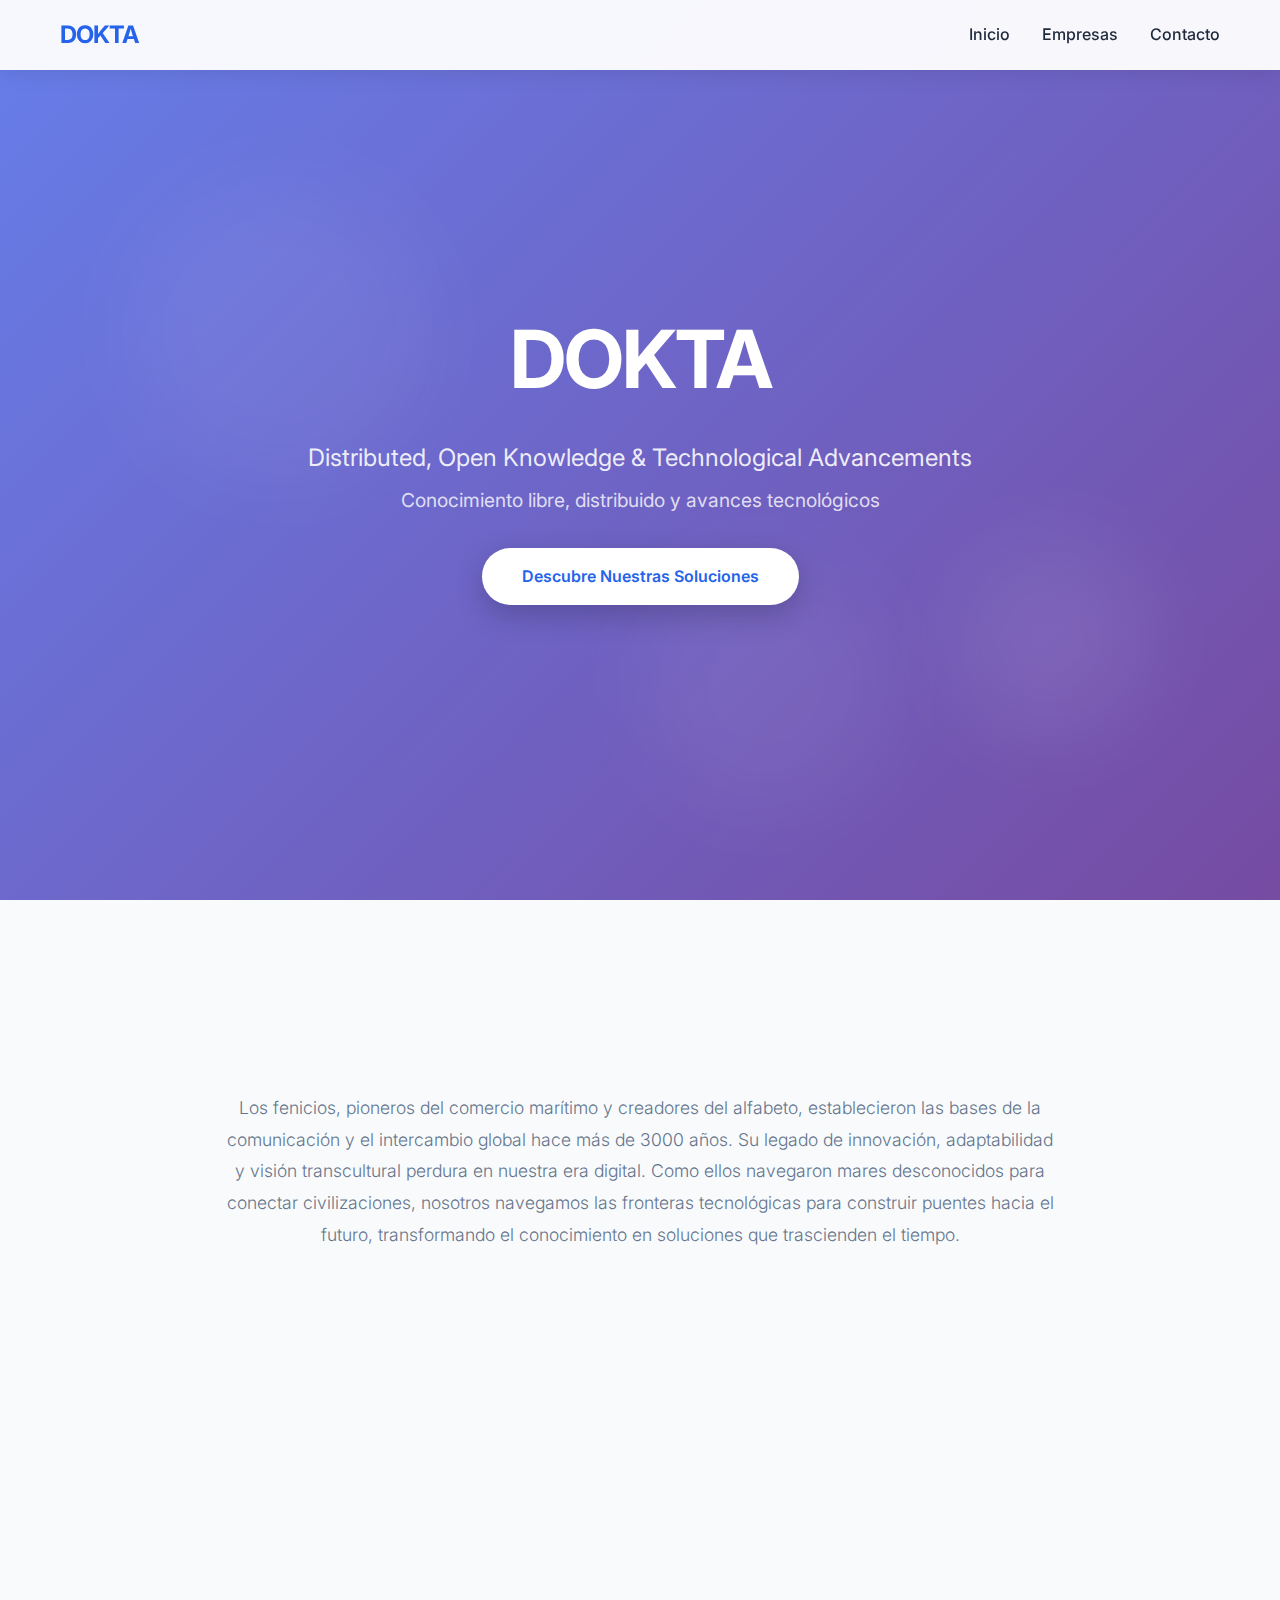
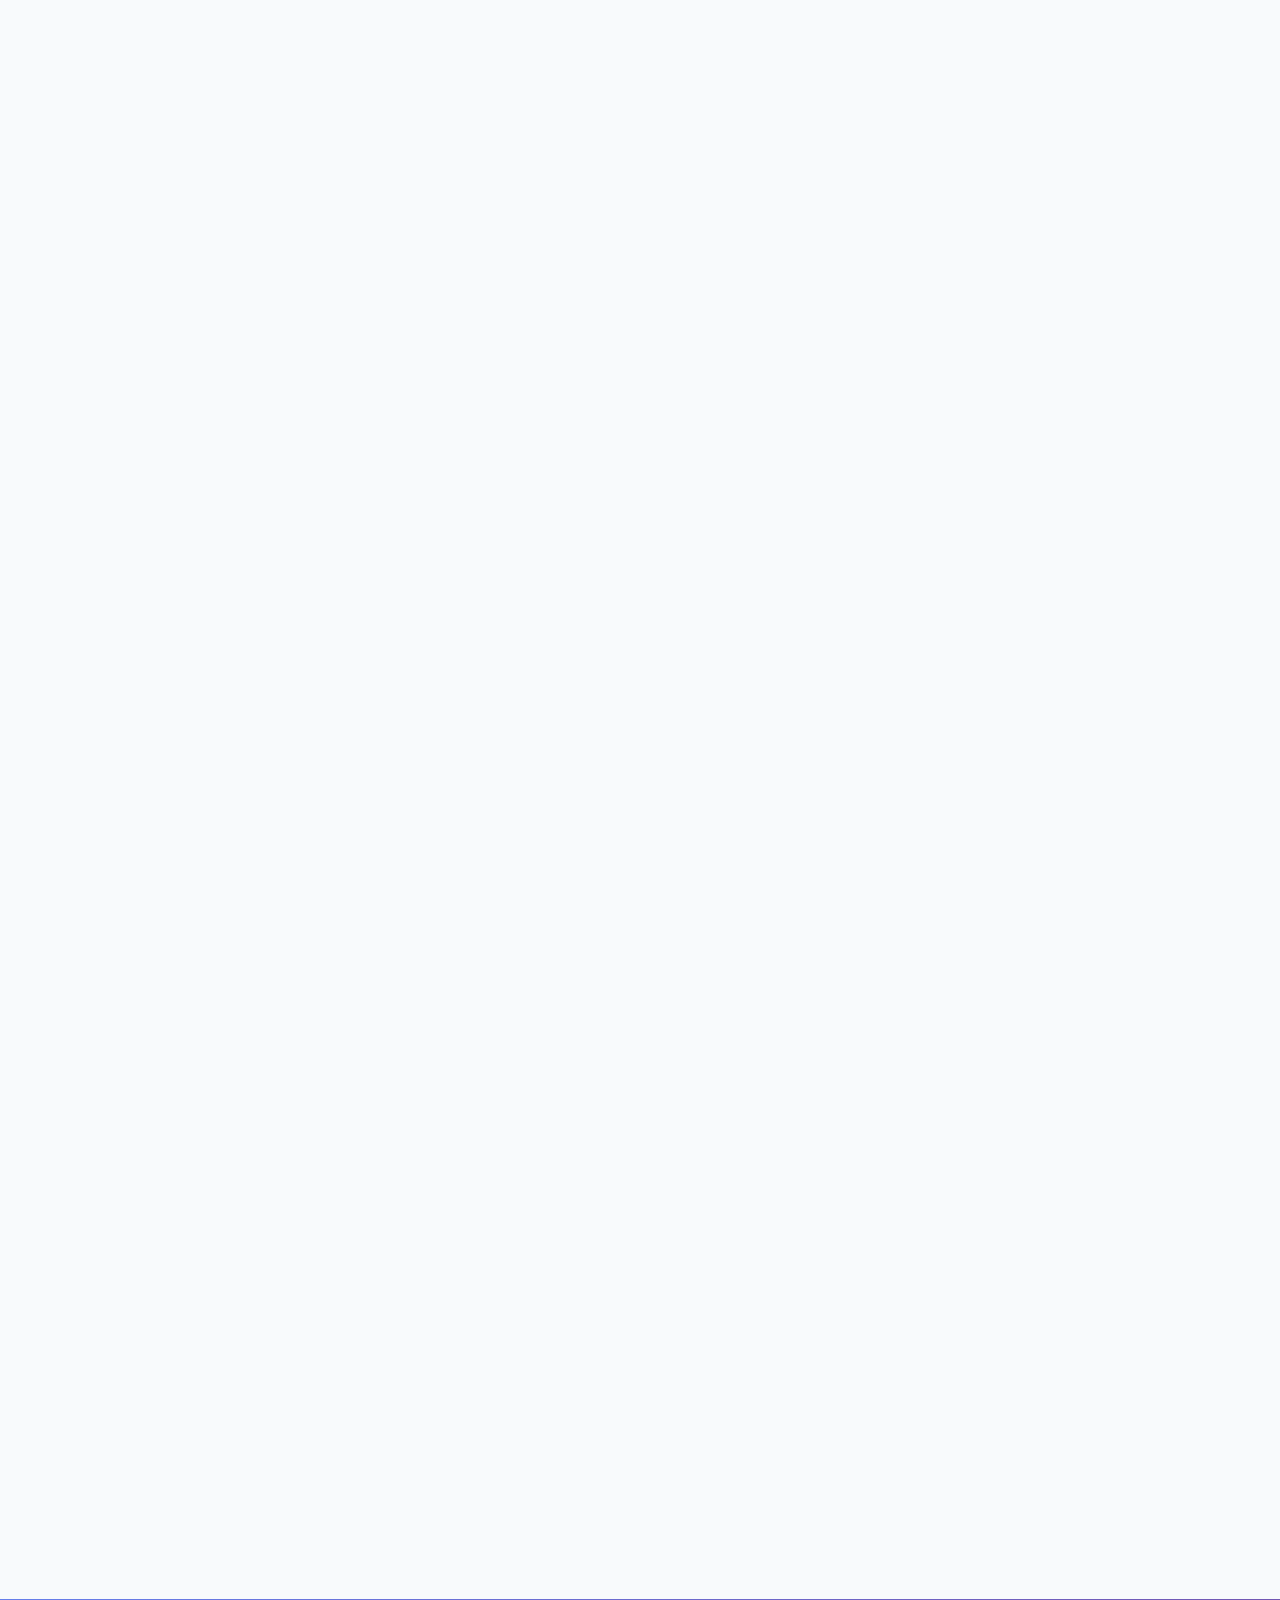
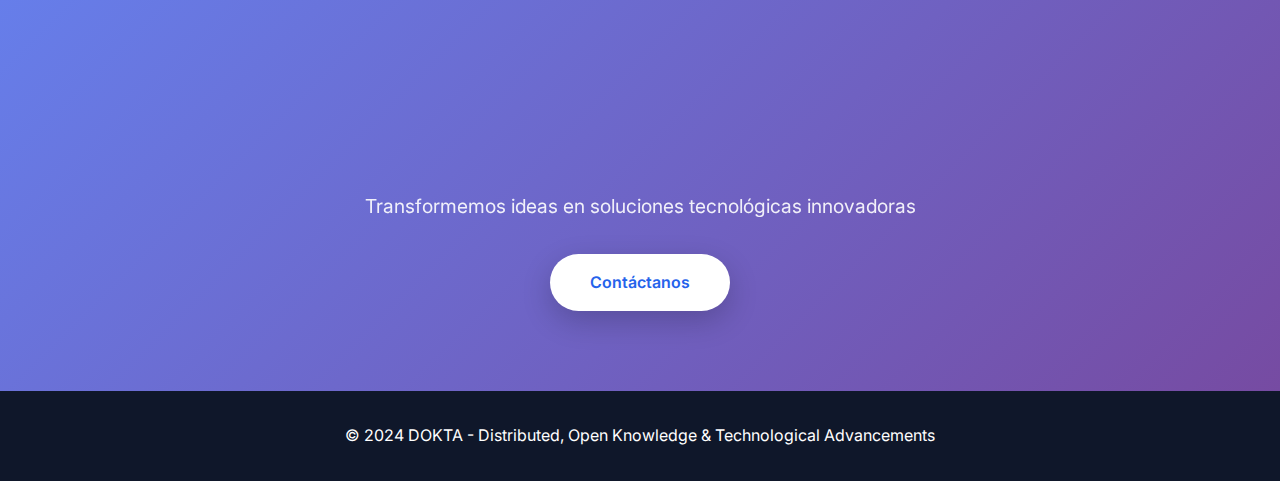
<file: index.html>
<!DOCTYPE html>
<html lang="es">
<head>
    <meta charset="UTF-8">
    <meta name="viewport" content="width=device-width, initial-scale=1.0">
    <title>DOKTA - Conocimiento Distribuido y Avances Tecnológicos</title>
    <link rel="stylesheet" href="styles.css">
    <link rel="preconnect" href="https://fonts.googleapis.com">
    <link rel="preconnect" href="https://fonts.gstatic.com" crossorigin>
    <link href="https://fonts.googleapis.com/css2?family=Inter:wght@300;400;600;700&display=swap" rel="stylesheet">
</head>
<body>
    <!-- Navigation -->
    <nav class="navbar">
        <div class="container">
            <div class="nav-brand">DOKTA</div>
            <ul class="nav-menu">
                <li><a href="#home" class="nav-link">Inicio</a></li>
                <li><a href="#subsidiaries" class="nav-link">Empresas</a></li>
                <li><a href="#contact" class="nav-link">Contacto</a></li>
            </ul>
            <div class="hamburger">
                <span></span>
                <span></span>
                <span></span>
            </div>
        </div>
    </nav>

    <!-- Hero Section -->
    <section id="home" class="hero">
        <div class="hero-content">
            <h1 class="hero-title">DOKTA</h1>
            <p class="hero-subtitle">Distributed, Open Knowledge & Technological Advancements</p>
            <p class="hero-description">Conocimiento libre, distribuido y avances tecnológicos</p>
            <a href="#subsidiaries" class="cta-button">Descubre Nuestras Soluciones</a>
        </div>
        <div class="hero-background">
            <div class="floating-shape shape-1"></div>
            <div class="floating-shape shape-2"></div>
            <div class="floating-shape shape-3"></div>
        </div>
    </section>

    <!-- Subsidiaries Section -->
    <section id="subsidiaries" class="subsidiaries">
        <div class="container">
            <h2 class="section-title">PHOENIC GROUP</h2>
            <p class="phoenic-description">Los fenicios, pioneros del comercio marítimo y creadores del alfabeto, establecieron las bases de la comunicación y el intercambio global hace más de 3000 años. Su legado de innovación, adaptabilidad y visión transcultural perdura en nuestra era digital. Como ellos navegaron mares desconocidos para conectar civilizaciones, nosotros navegamos las fronteras tecnológicas para construir puentes hacia el futuro, transformando el conocimiento en soluciones que trascienden el tiempo.</p>
            <div class="cards-grid">
                
                <!-- Nitas Card -->
                <a href="humanitas.html" class="card-link">
                <div class="card" data-category="humanitas">
                    <span class="in-production">En Producción</span>
                    <div class="card-icon">👥</div>
                    <h3>Humanitas</h3>
                    <p class="card-description">Recursos Humanos impulsados por IA</p>
                    <ul class="services-list">
                        <li>MiCope.app - Gestión cooperativas</li>
                        <li>Surlink - Ofertas inmobiliarias</li>
                        <li>RRHH con LLMs</li>
                        <li>Ofertas laborales inteligentes</li>
                        <li>Gestión de CVs</li>
                        <li>Hub universitario</li>
                    </ul>
                </div>
                </a>

                <!-- Nummus Card -->
                <a href="nummus.html" class="card-link">
                <div class="card" data-category="fintech">
                    <span class="coming-soon">En Desarrollo</span>
                    <div class="card-icon">📊</div>
                    <h3>Nummus Fintech</h3>
                    <p class="card-description">Soluciones financieras innovadoras</p>
                    <ul class="services-list">
                        <li>Donaciones digitales</li>
                        <li>Plataforma de inversiones</li>
                        <li>Crowdfunding</li>
                        <li>Micropréstamos sociales</li>
                        <li>Criptomonedas</li>
                        <li>Blockchain & Forex</li>
                    </ul>
                </div>
                </a>

                <!-- Parat Robotics Card -->
                <a href="parat.html" class="card-link">
                <div class="card" data-category="robotics">
                    <span class="coming-soon">En Desarrollo</span>
                    <div class="card-icon">🤖</div>
                    <h3>Parat Robotics</h3>
                    <p class="card-description">Robótica y tecnología avanzada</p>
                    <ul class="services-list">
                        <li>Desarrollo robótico</li>
                        <li>Impresión 3D</li>
                        <li>Arduino/Raspberry Pi</li>
                        <li>Neurociencia aplicada</li>
                        <li>Háptica y mecatrónica</li>
                        <li>Biomecatrónica y prótesis mioeléctricas</li>
                    </ul>
                </div>
                </a>

                <!-- Solaris Card -->
                <a href="solaris.html" class="card-link">
                <div class="card" data-category="energy">
                    <span class="coming-soon">En Desarrollo</span>
                    <div class="card-icon">☀️</div>
                    <h3>Solaris</h3>
                    <p class="card-description">Energía sostenible para el futuro</p>
                    <ul class="services-list">
                        <li>Energías renovables</li>
                        <li>Transporte ecológico</li>
                        <li>Soluciones sustentables</li>
                    </ul>
                </div>
                </a>

                <!-- Actus Card -->
                <a href="auctus.html" class="card-link">
                <div class="card" data-category="reality">
                    <span class="coming-soon">En Desarrollo</span>
                    <div class="card-icon">🥽</div>
                    <h3>Auctus</h3>
                    <p class="card-description">Realidad mixta y computación espacial</p>
                    <ul class="services-list">
                        <li>AR-VR-MR (Varjo XR1)</li>
                        <li>Leapmotion/Ultrahaptics</li>
                        <li>Project Northstar</li>
                        <li>Spatial Computing</li>
                        <li>Segment Anything Model</li>
                    </ul>
                </div>
                </a>

                <!-- Cognita Card -->
                <a href="cognosis.html" class="card-link">
                <div class="card" data-category="ai">
                    <span class="coming-soon">En Desarrollo</span>
                    <div class="card-icon">🧠</div>
                    <h3>Cognosis</h3>
                    <p class="card-description">Inteligencia Artificial y Análisis de Datos</p>
                    <ul class="services-list">
                        <li>AI/ML Models</li>
                        <li>RPA</li>
                        <li>Computer Vision</li>
                        <li>Speech Synthesis</li>
                        <li>Chatbots</li>
                        <li>Big Data</li>
                        <li>Data Science</li>
                    </ul>
                </div>
                </a>

                <!-- Ingress Card -->
                <a href="ingress.html" class="card-link">
                <div class="card" data-category="security">
                    <span class="coming-soon">En Desarrollo</span>
                    <div class="card-icon">🔒</div>
                    <h3>Ingress</h3>
                    <p class="card-description">Ciberseguridad y Tecnología de Vanguardia</p>
                    <ul class="services-list">
                        <li>Ciberseguridad</li>
                        <li>IoT</li>
                        <li>DevOps</li>
                        <li>Hacking Ético</li>
                        <li>Cloud Computing</li>
                        <li>Edge Computing</li>
                    </ul>
                </div>
                </a>

                <!-- D&A Card -->
                <a href="dna.html" class="card-link">
                <div class="card" data-category="nonprofit">
                    <span class="coming-soon">En Desarrollo</span>
                    <div class="card-icon">❤️</div>
                    <h3>D&A</h3>
                    <p class="card-description">Organización sin fines de lucro</p>
                    <ul class="services-list">
                        <li>Apoyo Social</li>
                        <li>Rehabilitación</li>
                        <li>Asistencia Comunitaria</li>
                        <li>Programas de Ayuda</li>
                    </ul>
                </div>
                </a>
            </div>
        </div>
    </section>

    <!-- Contact Section -->
    <section id="contact" class="contact">
        <div class="container">
            <h2 class="section-title">Construyamos el futuro juntos</h2>
            <p class="contact-description">Transformemos ideas en soluciones tecnológicas innovadoras</p>
            <a href="mailto:contact@dokta.com" class="cta-button">Contáctanos</a>
        </div>
    </section>

    <!-- Footer -->
    <footer class="footer">
        <div class="container">
            <p>&copy; 2024 DOKTA - Distributed, Open Knowledge & Technological Advancements</p>
        </div>
    </footer>

    <script src="script.js"></script>
</body>
</html>
</file>
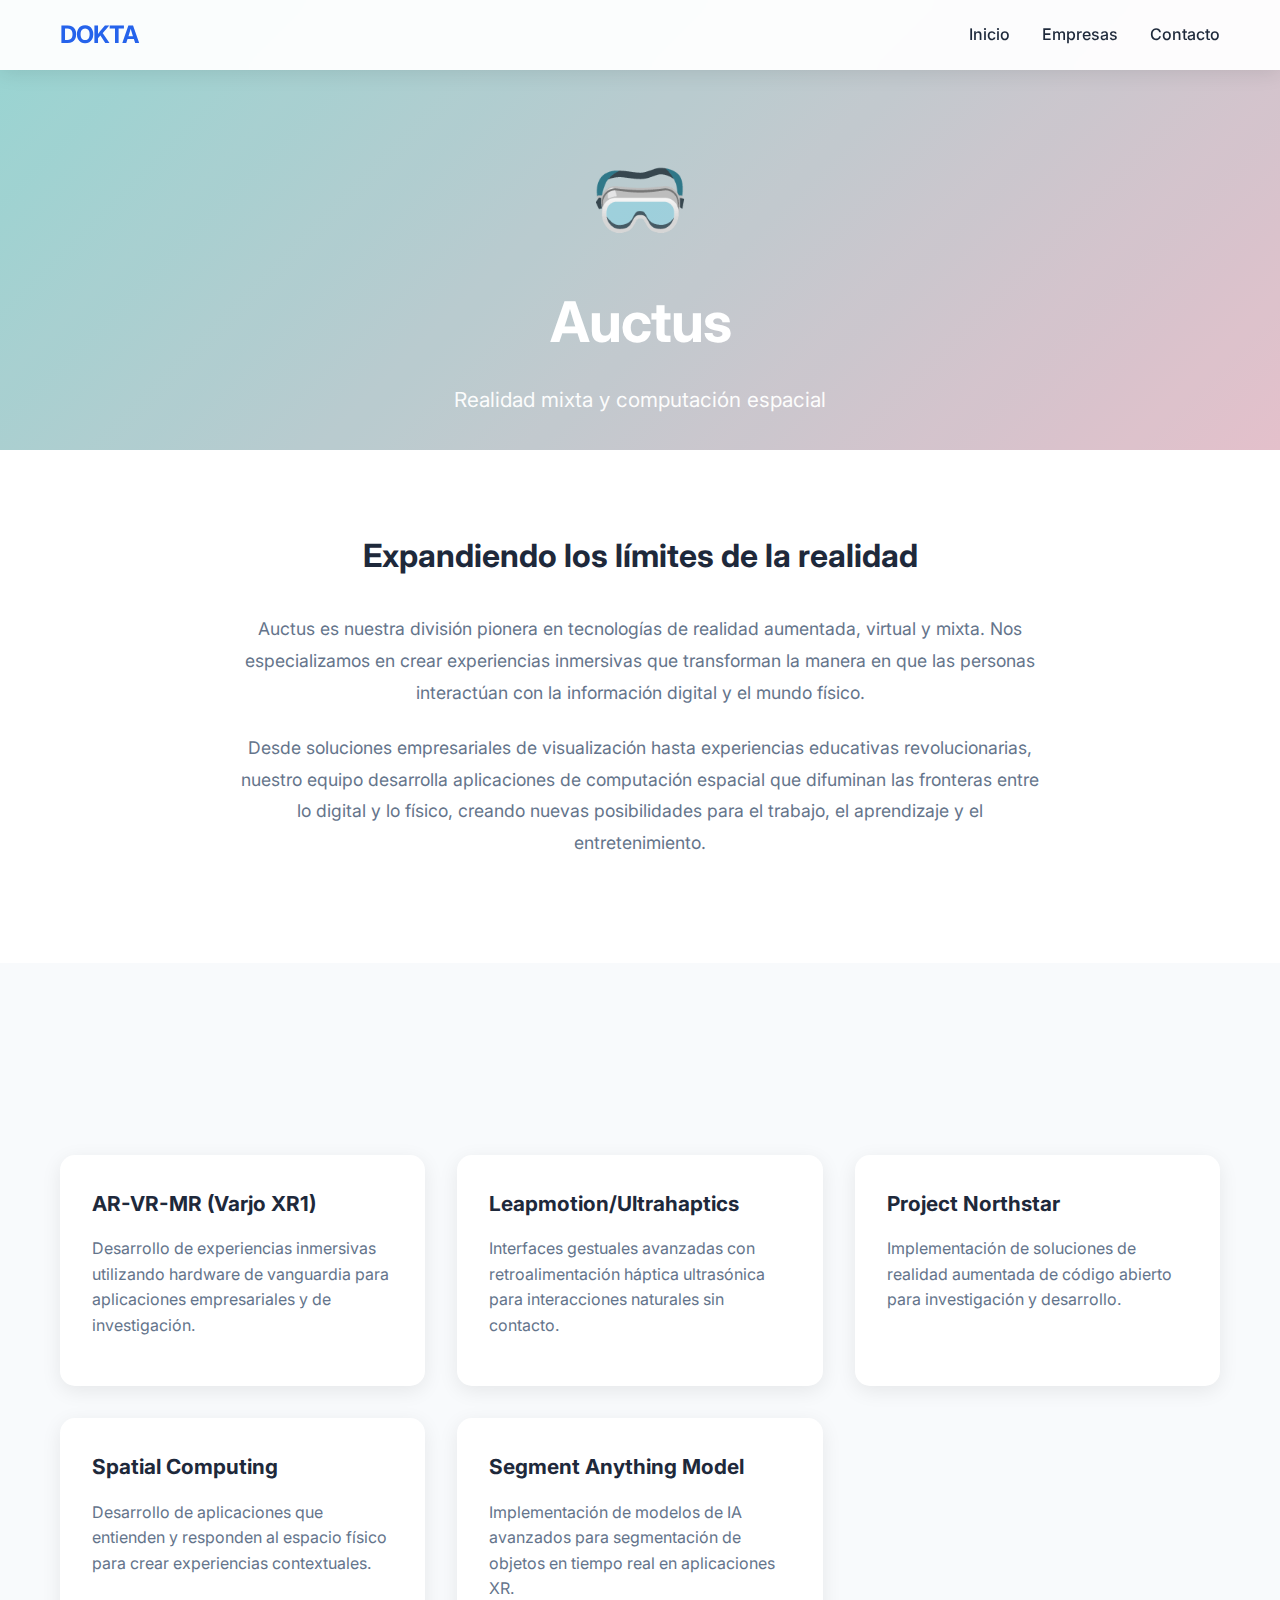
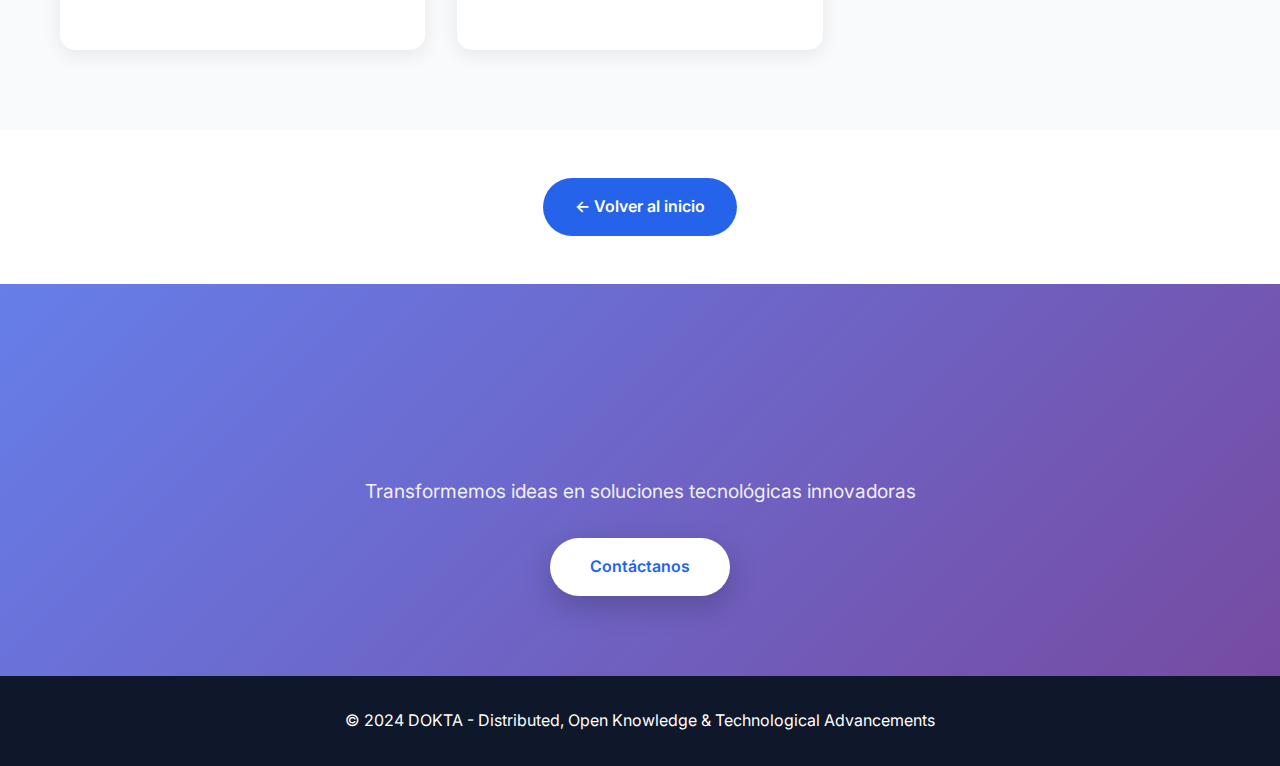
<file: auctus.html>
<!DOCTYPE html>
<html lang="es">
<head>
    <meta charset="UTF-8">
    <meta name="viewport" content="width=device-width, initial-scale=1.0">
    <title>Auctus - DOKTA</title>
    <link rel="stylesheet" href="styles.css">
    <link rel="stylesheet" href="company-styles.css">
    <link rel="preconnect" href="https://fonts.googleapis.com">
    <link rel="preconnect" href="https://fonts.gstatic.com" crossorigin>
    <link href="https://fonts.googleapis.com/css2?family=Inter:wght@300;400;600;700&display=swap" rel="stylesheet">
</head>
<body>
    <!-- Navigation -->
    <nav class="navbar">
        <div class="container">
            <div class="nav-brand">DOKTA</div>
            <ul class="nav-menu">
                <li><a href="index.html" class="nav-link">Inicio</a></li>
                <li><a href="index.html#subsidiaries" class="nav-link">Empresas</a></li>
                <li><a href="#contact" class="nav-link">Contacto</a></li>
            </ul>
            <div class="hamburger">
                <span></span>
                <span></span>
                <span></span>
            </div>
        </div>
    </nav>

    <!-- Company Header -->
    <section class="company-hero auctus-bg">
        <div class="company-hero-content">
            <div class="company-icon-large">🥽</div>
            <h1 class="company-title">Auctus</h1>
            <p class="company-tagline">Realidad mixta y computación espacial</p>
        </div>
    </section>

    <!-- Company Description -->
    <section class="company-description">
        <div class="container">
            <div class="description-content">
                <h2>Expandiendo los límites de la realidad</h2>
                <p>Auctus es nuestra división pionera en tecnologías de realidad aumentada, virtual y mixta. Nos especializamos en crear experiencias inmersivas que transforman la manera en que las personas interactúan con la información digital y el mundo físico.</p>
                <p>Desde soluciones empresariales de visualización hasta experiencias educativas revolucionarias, nuestro equipo desarrolla aplicaciones de computación espacial que difuminan las fronteras entre lo digital y lo físico, creando nuevas posibilidades para el trabajo, el aprendizaje y el entretenimiento.</p>
            </div>
        </div>
    </section>

    <!-- Services Section -->
    <section class="company-services">
        <div class="container">
            <h2 class="section-title">Nuestros Servicios</h2>
            <div class="services-grid">
                <div class="service-card">
                    <h3>AR-VR-MR (Varjo XR1)</h3>
                    <p>Desarrollo de experiencias inmersivas utilizando hardware de vanguardia para aplicaciones empresariales y de investigación.</p>
                </div>
                <div class="service-card">
                    <h3>Leapmotion/Ultrahaptics</h3>
                    <p>Interfaces gestuales avanzadas con retroalimentación háptica ultrasónica para interacciones naturales sin contacto.</p>
                </div>
                <div class="service-card">
                    <h3>Project Northstar</h3>
                    <p>Implementación de soluciones de realidad aumentada de código abierto para investigación y desarrollo.</p>
                </div>
                <div class="service-card">
                    <h3>Spatial Computing</h3>
                    <p>Desarrollo de aplicaciones que entienden y responden al espacio físico para crear experiencias contextuales.</p>
                </div>
                <div class="service-card">
                    <h3>Segment Anything Model</h3>
                    <p>Implementación de modelos de IA avanzados para segmentación de objetos en tiempo real en aplicaciones XR.</p>
                </div>
            </div>
        </div>
    </section>

    <!-- Back Button -->
    <section class="back-section">
        <div class="container">
            <a href="index.html" class="back-button">← Volver al inicio</a>
        </div>
    </section>

    <!-- Contact Section -->
    <section id="contact" class="contact">
        <div class="container">
            <h2 class="section-title">Construyamos el futuro juntos</h2>
            <p class="contact-description">Transformemos ideas en soluciones tecnológicas innovadoras</p>
            <a href="mailto:contact@dokta.com" class="cta-button">Contáctanos</a>
        </div>
    </section>

    <!-- Footer -->
    <footer class="footer">
        <div class="container">
            <p>&copy; 2024 DOKTA - Distributed, Open Knowledge & Technological Advancements</p>
        </div>
    </footer>

    <script src="script.js"></script>
</body>
</html>
</file>
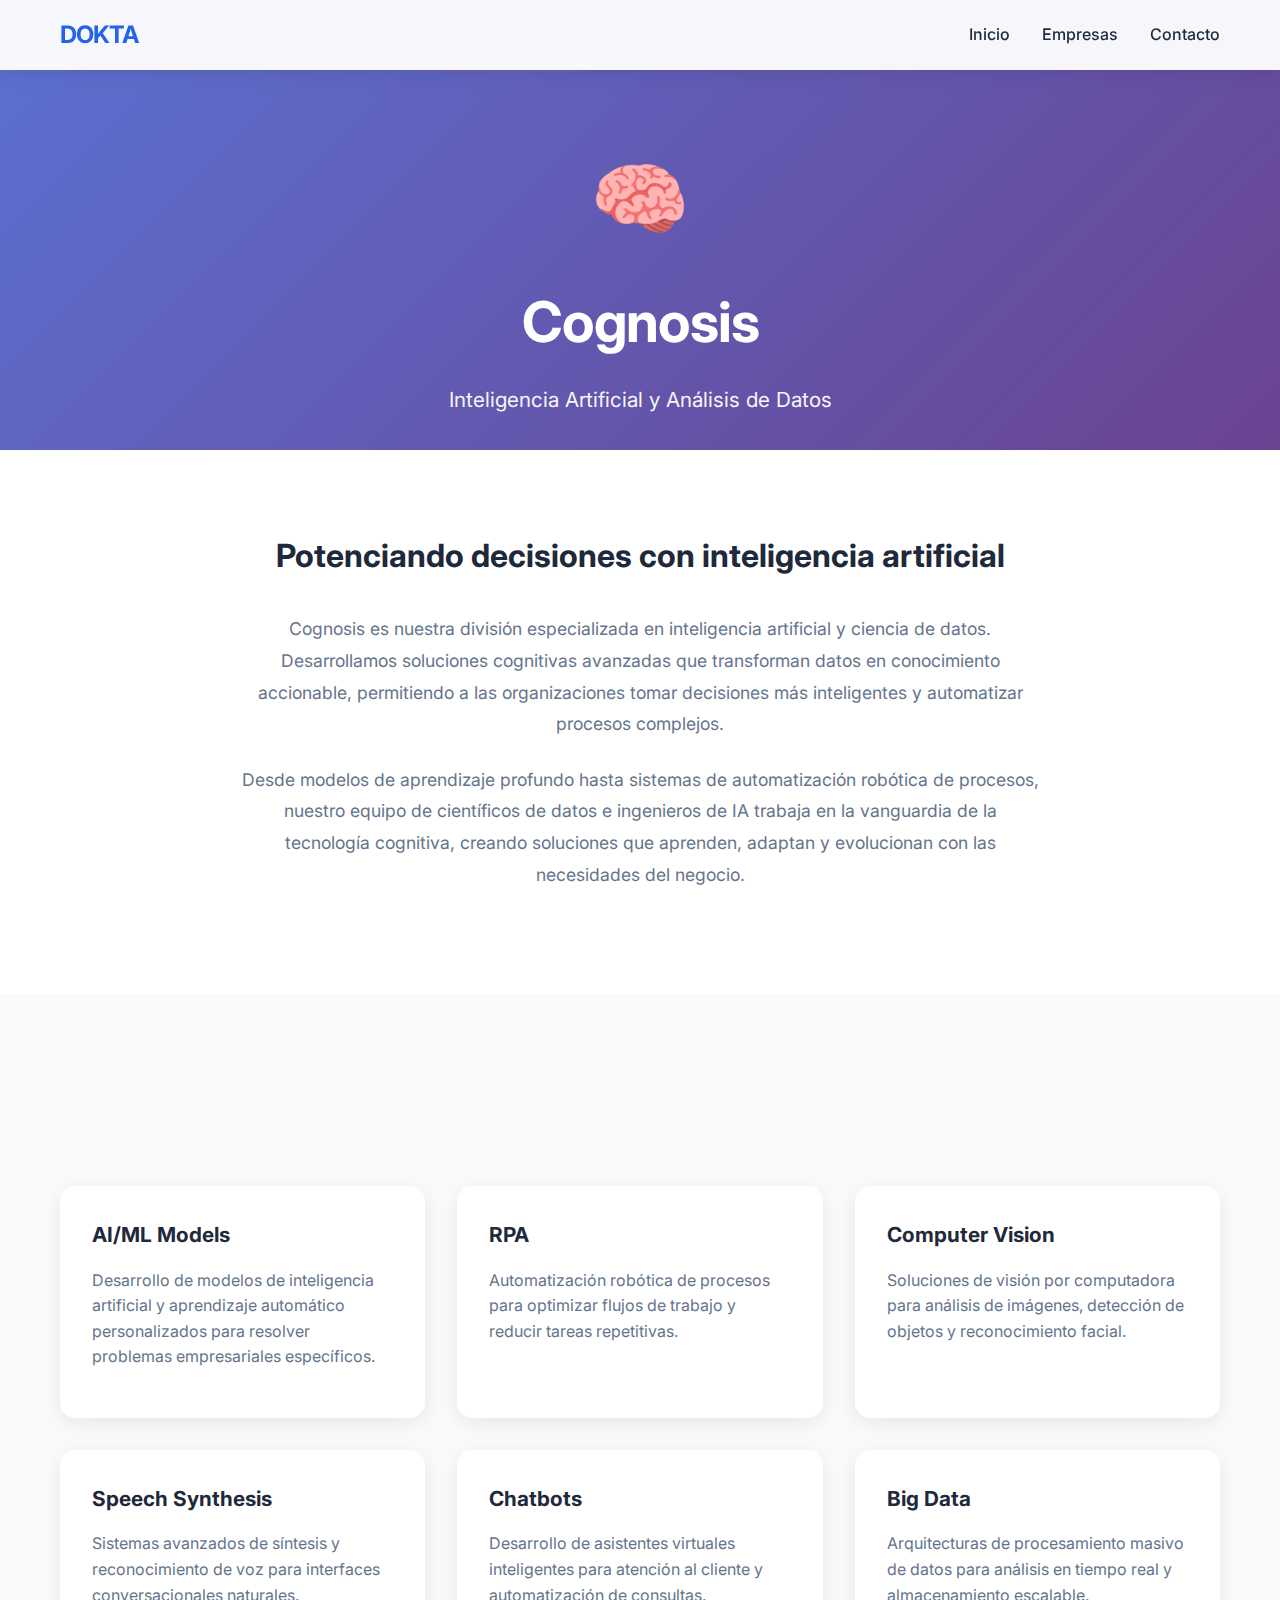
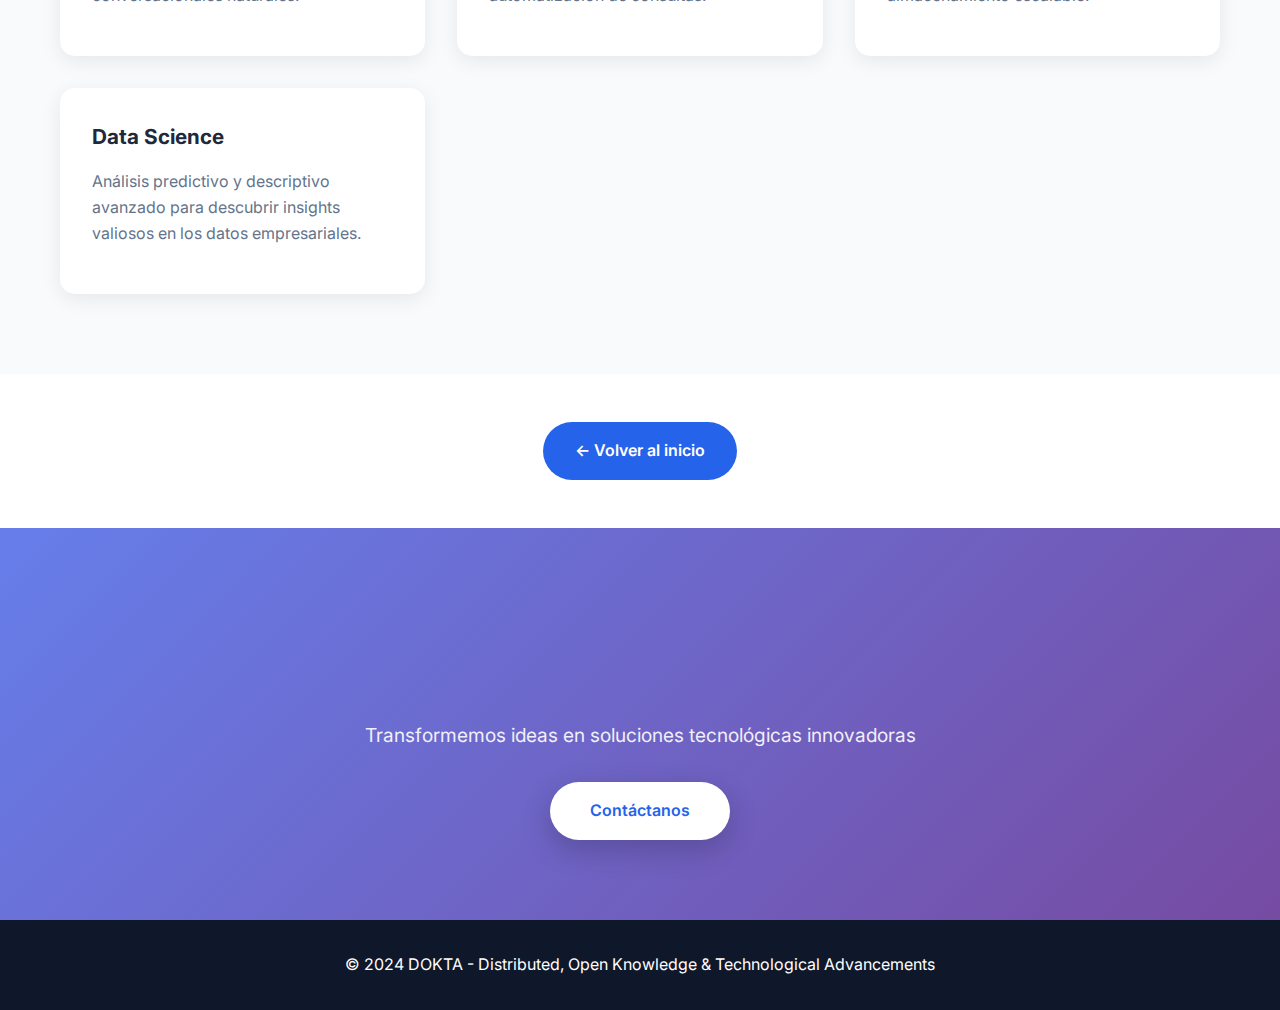
<file: cognosis.html>
<!DOCTYPE html>
<html lang="es">
<head>
    <meta charset="UTF-8">
    <meta name="viewport" content="width=device-width, initial-scale=1.0">
    <title>Cognosis - DOKTA</title>
    <link rel="stylesheet" href="styles.css">
    <link rel="stylesheet" href="company-styles.css">
    <link rel="preconnect" href="https://fonts.googleapis.com">
    <link rel="preconnect" href="https://fonts.gstatic.com" crossorigin>
    <link href="https://fonts.googleapis.com/css2?family=Inter:wght@300;400;600;700&display=swap" rel="stylesheet">
</head>
<body>
    <!-- Navigation -->
    <nav class="navbar">
        <div class="container">
            <div class="nav-brand">DOKTA</div>
            <ul class="nav-menu">
                <li><a href="index.html" class="nav-link">Inicio</a></li>
                <li><a href="index.html#subsidiaries" class="nav-link">Empresas</a></li>
                <li><a href="#contact" class="nav-link">Contacto</a></li>
            </ul>
            <div class="hamburger">
                <span></span>
                <span></span>
                <span></span>
            </div>
        </div>
    </nav>

    <!-- Company Header -->
    <section class="company-hero cognosis-bg">
        <div class="company-hero-content">
            <div class="company-icon-large">🧠</div>
            <h1 class="company-title">Cognosis</h1>
            <p class="company-tagline">Inteligencia Artificial y Análisis de Datos</p>
        </div>
    </section>

    <!-- Company Description -->
    <section class="company-description">
        <div class="container">
            <div class="description-content">
                <h2>Potenciando decisiones con inteligencia artificial</h2>
                <p>Cognosis es nuestra división especializada en inteligencia artificial y ciencia de datos. Desarrollamos soluciones cognitivas avanzadas que transforman datos en conocimiento accionable, permitiendo a las organizaciones tomar decisiones más inteligentes y automatizar procesos complejos.</p>
                <p>Desde modelos de aprendizaje profundo hasta sistemas de automatización robótica de procesos, nuestro equipo de científicos de datos e ingenieros de IA trabaja en la vanguardia de la tecnología cognitiva, creando soluciones que aprenden, adaptan y evolucionan con las necesidades del negocio.</p>
            </div>
        </div>
    </section>

    <!-- Services Section -->
    <section class="company-services">
        <div class="container">
            <h2 class="section-title">Nuestros Servicios</h2>
            <div class="services-grid">
                <div class="service-card">
                    <h3>AI/ML Models</h3>
                    <p>Desarrollo de modelos de inteligencia artificial y aprendizaje automático personalizados para resolver problemas empresariales específicos.</p>
                </div>
                <div class="service-card">
                    <h3>RPA</h3>
                    <p>Automatización robótica de procesos para optimizar flujos de trabajo y reducir tareas repetitivas.</p>
                </div>
                <div class="service-card">
                    <h3>Computer Vision</h3>
                    <p>Soluciones de visión por computadora para análisis de imágenes, detección de objetos y reconocimiento facial.</p>
                </div>
                <div class="service-card">
                    <h3>Speech Synthesis</h3>
                    <p>Sistemas avanzados de síntesis y reconocimiento de voz para interfaces conversacionales naturales.</p>
                </div>
                <div class="service-card">
                    <h3>Chatbots</h3>
                    <p>Desarrollo de asistentes virtuales inteligentes para atención al cliente y automatización de consultas.</p>
                </div>
                <div class="service-card">
                    <h3>Big Data</h3>
                    <p>Arquitecturas de procesamiento masivo de datos para análisis en tiempo real y almacenamiento escalable.</p>
                </div>
                <div class="service-card">
                    <h3>Data Science</h3>
                    <p>Análisis predictivo y descriptivo avanzado para descubrir insights valiosos en los datos empresariales.</p>
                </div>
            </div>
        </div>
    </section>

    <!-- Back Button -->
    <section class="back-section">
        <div class="container">
            <a href="index.html" class="back-button">← Volver al inicio</a>
        </div>
    </section>

    <!-- Contact Section -->
    <section id="contact" class="contact">
        <div class="container">
            <h2 class="section-title">Construyamos el futuro juntos</h2>
            <p class="contact-description">Transformemos ideas en soluciones tecnológicas innovadoras</p>
            <a href="mailto:contact@dokta.com" class="cta-button">Contáctanos</a>
        </div>
    </section>

    <!-- Footer -->
    <footer class="footer">
        <div class="container">
            <p>&copy; 2024 DOKTA - Distributed, Open Knowledge & Technological Advancements</p>
        </div>
    </footer>

    <script src="script.js"></script>
</body>
</html>
</file>
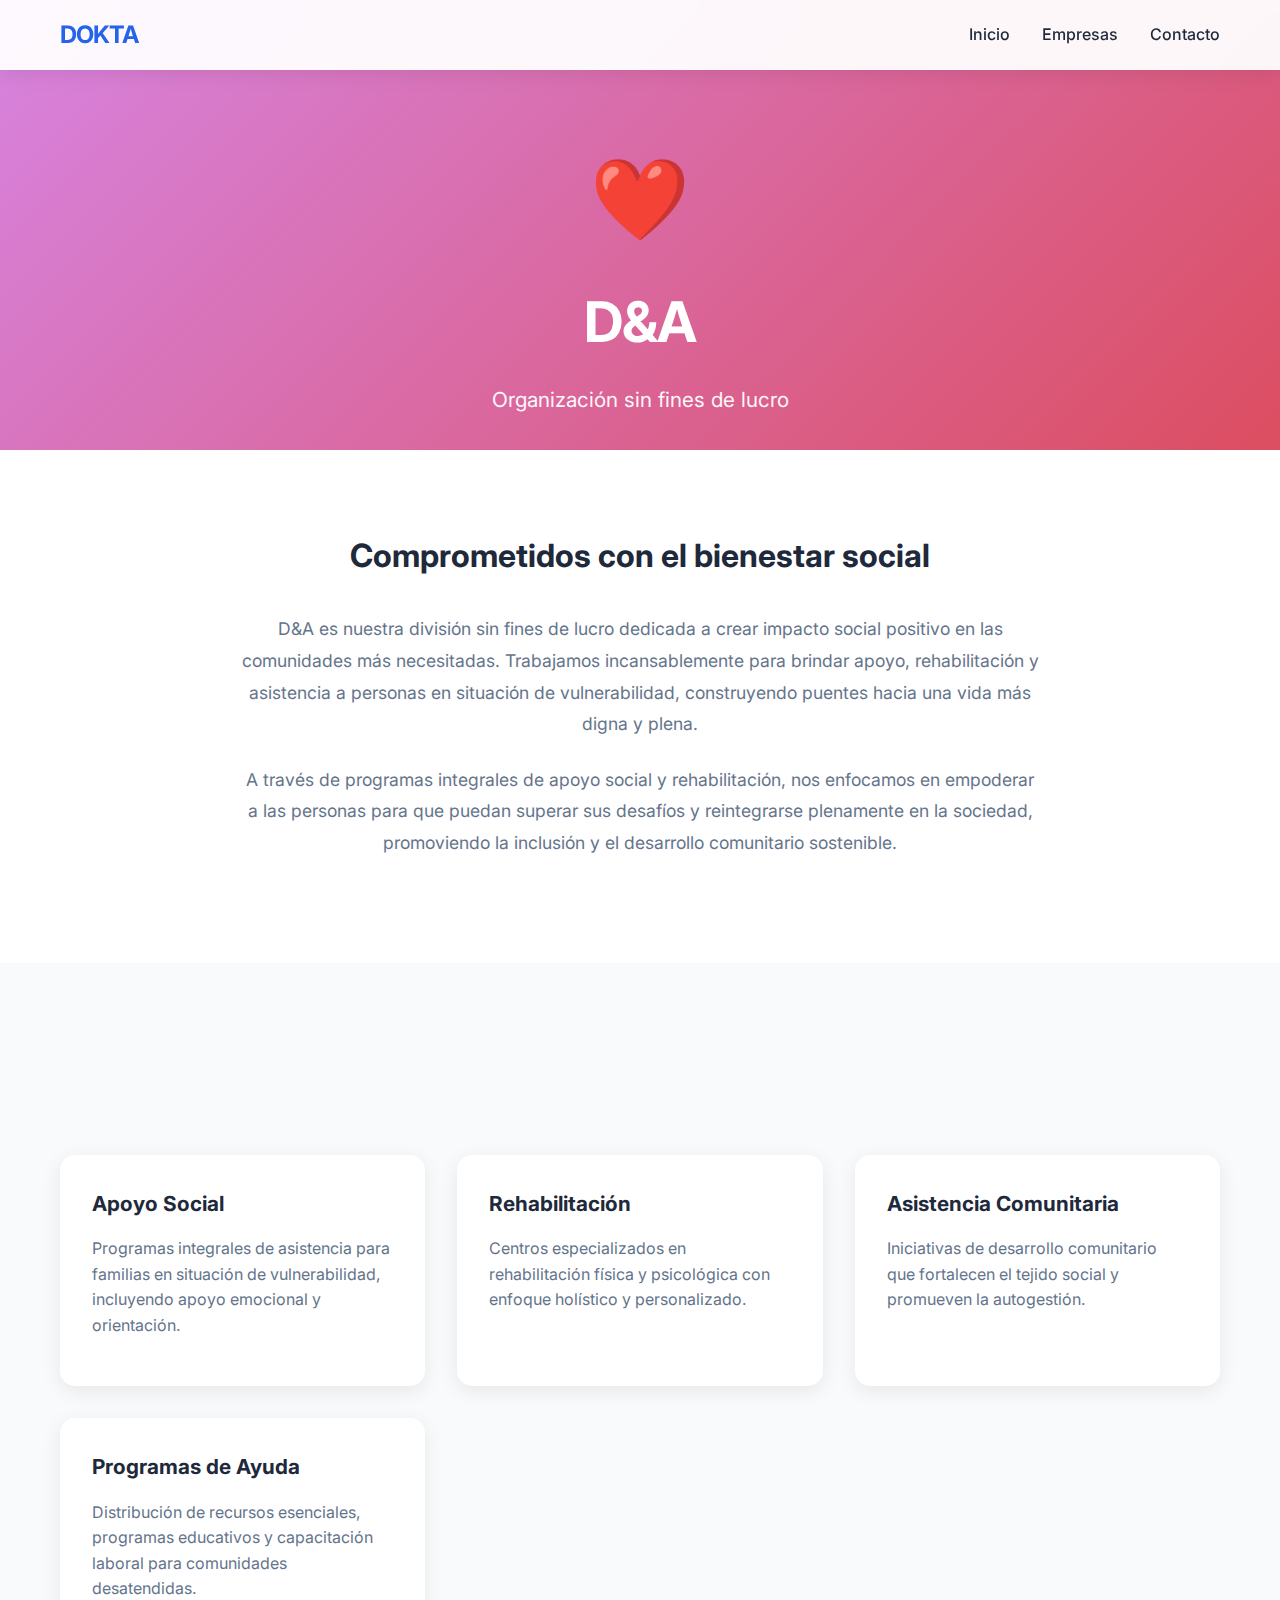
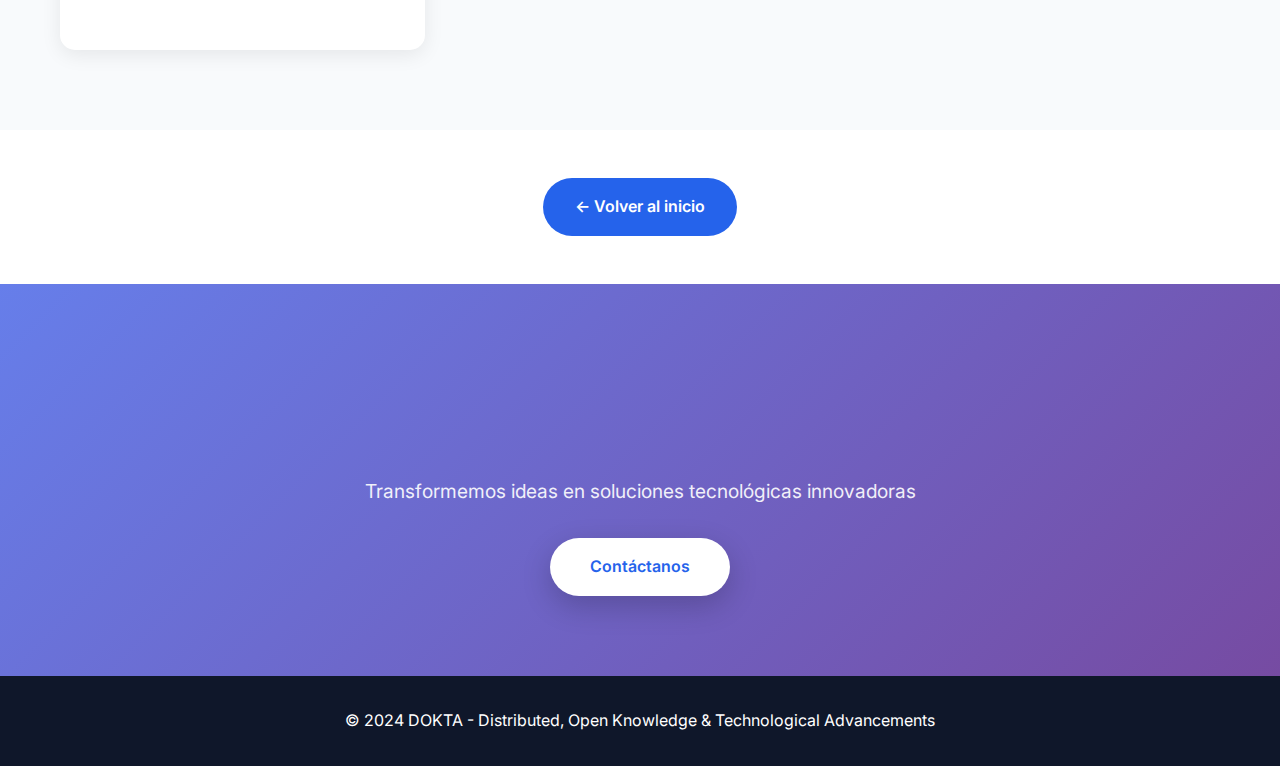
<file: dna.html>
<!DOCTYPE html>
<html lang="es">
<head>
    <meta charset="UTF-8">
    <meta name="viewport" content="width=device-width, initial-scale=1.0">
    <title>D&A - DOKTA</title>
    <link rel="stylesheet" href="styles.css">
    <link rel="stylesheet" href="company-styles.css">
    <link rel="preconnect" href="https://fonts.googleapis.com">
    <link rel="preconnect" href="https://fonts.gstatic.com" crossorigin>
    <link href="https://fonts.googleapis.com/css2?family=Inter:wght@300;400;600;700&display=swap" rel="stylesheet">
</head>
<body>
    <!-- Navigation -->
    <nav class="navbar">
        <div class="container">
            <div class="nav-brand">DOKTA</div>
            <ul class="nav-menu">
                <li><a href="index.html" class="nav-link">Inicio</a></li>
                <li><a href="index.html#subsidiaries" class="nav-link">Empresas</a></li>
                <li><a href="#contact" class="nav-link">Contacto</a></li>
            </ul>
            <div class="hamburger">
                <span></span>
                <span></span>
                <span></span>
            </div>
        </div>
    </nav>

    <!-- Company Header -->
    <section class="company-hero dna-bg">
        <div class="company-hero-content">
            <div class="company-icon-large">❤️</div>
            <h1 class="company-title">D&A</h1>
            <p class="company-tagline">Organización sin fines de lucro</p>
        </div>
    </section>

    <!-- Company Description -->
    <section class="company-description">
        <div class="container">
            <div class="description-content">
                <h2>Comprometidos con el bienestar social</h2>
                <p>D&A es nuestra división sin fines de lucro dedicada a crear impacto social positivo en las comunidades más necesitadas. Trabajamos incansablemente para brindar apoyo, rehabilitación y asistencia a personas en situación de vulnerabilidad, construyendo puentes hacia una vida más digna y plena.</p>
                <p>A través de programas integrales de apoyo social y rehabilitación, nos enfocamos en empoderar a las personas para que puedan superar sus desafíos y reintegrarse plenamente en la sociedad, promoviendo la inclusión y el desarrollo comunitario sostenible.</p>
            </div>
        </div>
    </section>

    <!-- Services Section -->
    <section class="company-services">
        <div class="container">
            <h2 class="section-title">Nuestros Servicios</h2>
            <div class="services-grid">
                <div class="service-card">
                    <h3>Apoyo Social</h3>
                    <p>Programas integrales de asistencia para familias en situación de vulnerabilidad, incluyendo apoyo emocional y orientación.</p>
                </div>
                <div class="service-card">
                    <h3>Rehabilitación</h3>
                    <p>Centros especializados en rehabilitación física y psicológica con enfoque holístico y personalizado.</p>
                </div>
                <div class="service-card">
                    <h3>Asistencia Comunitaria</h3>
                    <p>Iniciativas de desarrollo comunitario que fortalecen el tejido social y promueven la autogestión.</p>
                </div>
                <div class="service-card">
                    <h3>Programas de Ayuda</h3>
                    <p>Distribución de recursos esenciales, programas educativos y capacitación laboral para comunidades desatendidas.</p>
                </div>
            </div>
        </div>
    </section>

    <!-- Back Button -->
    <section class="back-section">
        <div class="container">
            <a href="index.html" class="back-button">← Volver al inicio</a>
        </div>
    </section>

    <!-- Contact Section -->
    <section id="contact" class="contact">
        <div class="container">
            <h2 class="section-title">Construyamos el futuro juntos</h2>
            <p class="contact-description">Transformemos ideas en soluciones tecnológicas innovadoras</p>
            <a href="mailto:contact@dokta.com" class="cta-button">Contáctanos</a>
        </div>
    </section>

    <!-- Footer -->
    <footer class="footer">
        <div class="container">
            <p>&copy; 2024 DOKTA - Distributed, Open Knowledge & Technological Advancements</p>
        </div>
    </footer>

    <script src="script.js"></script>
</body>
</html>
</file>
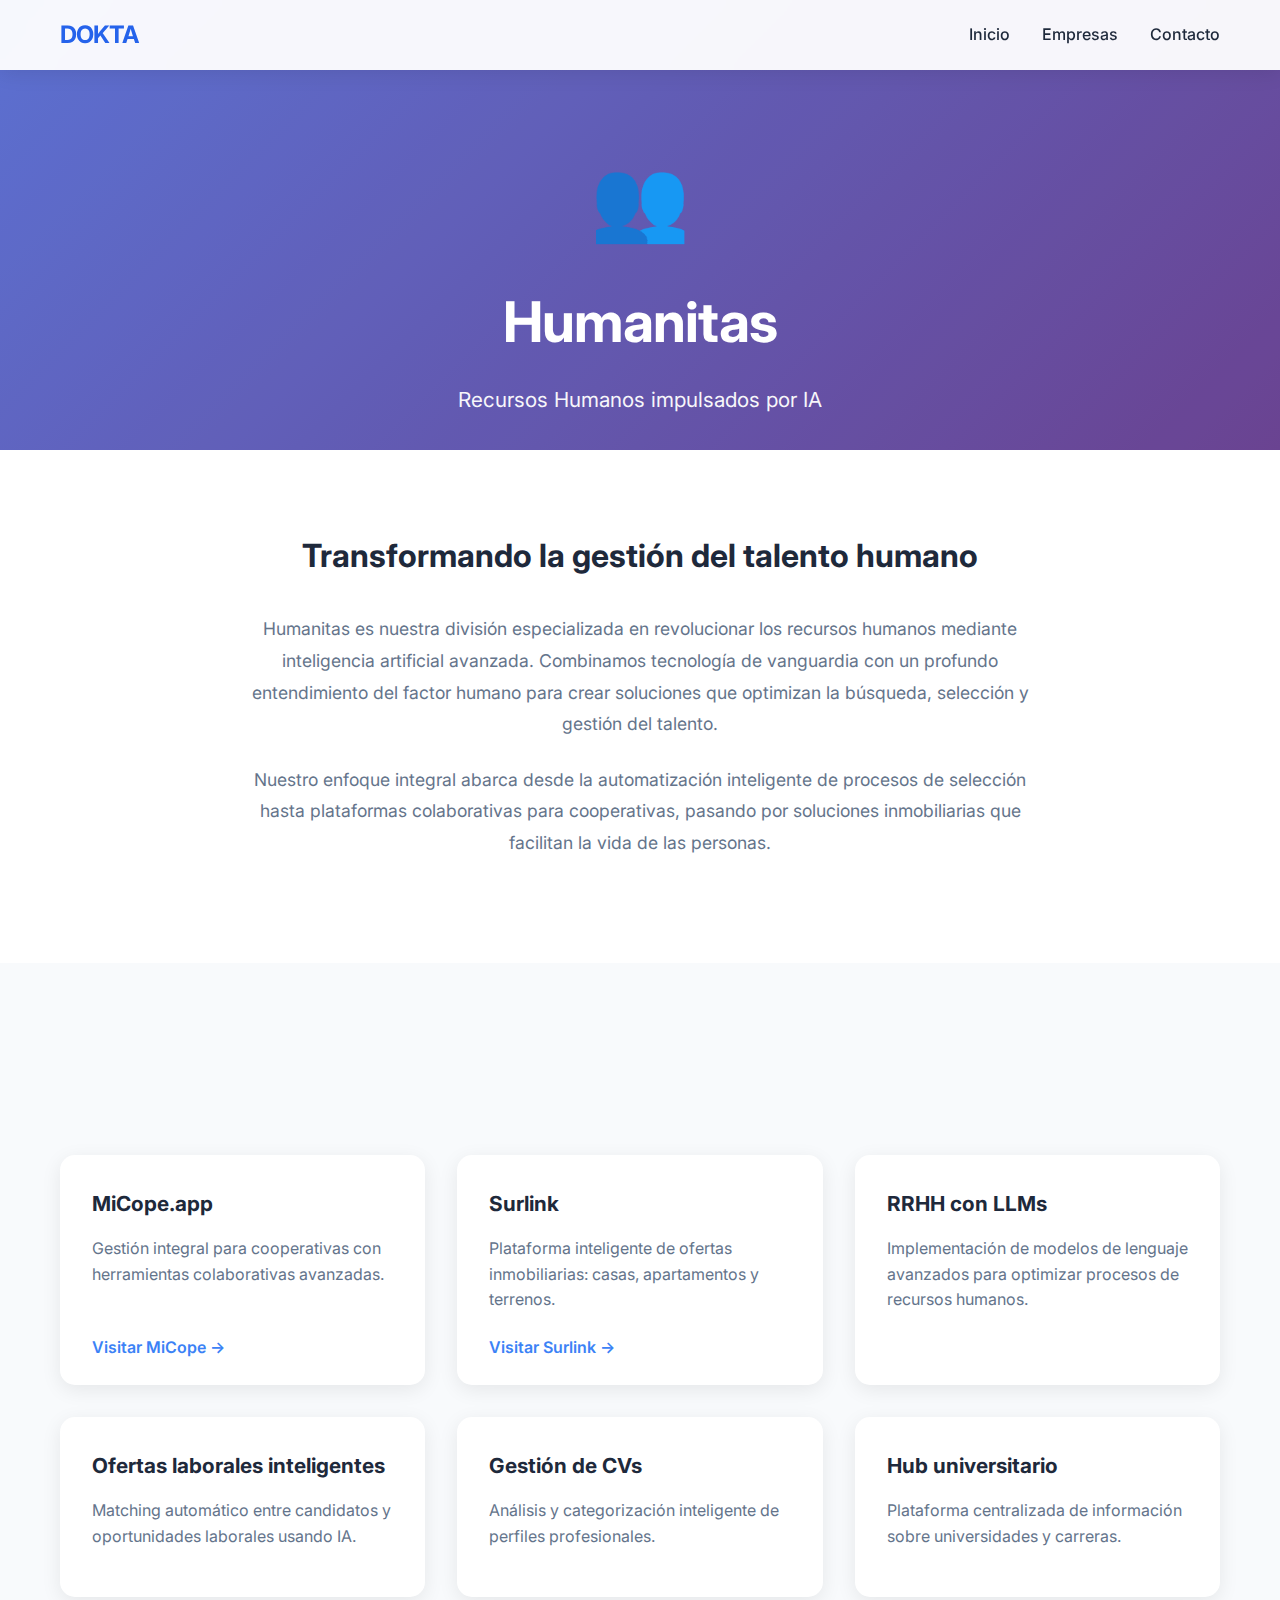
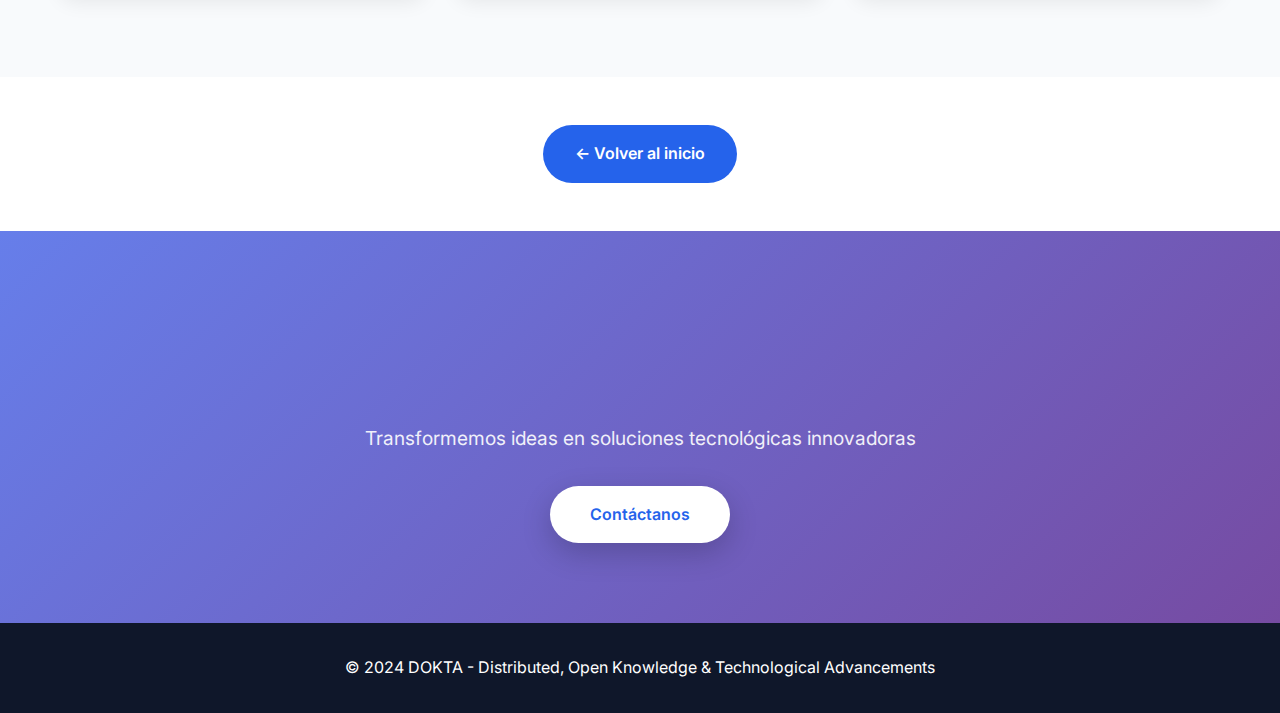
<file: humanitas.html>
<!DOCTYPE html>
<html lang="es">
<head>
    <meta charset="UTF-8">
    <meta name="viewport" content="width=device-width, initial-scale=1.0">
    <title>Humanitas - DOKTA</title>
    <link rel="stylesheet" href="styles.css">
    <link rel="stylesheet" href="company-styles.css">
    <link rel="preconnect" href="https://fonts.googleapis.com">
    <link rel="preconnect" href="https://fonts.gstatic.com" crossorigin>
    <link href="https://fonts.googleapis.com/css2?family=Inter:wght@300;400;600;700&display=swap" rel="stylesheet">
</head>
<body>
    <!-- Navigation -->
    <nav class="navbar">
        <div class="container">
            <div class="nav-brand">DOKTA</div>
            <ul class="nav-menu">
                <li><a href="index.html" class="nav-link">Inicio</a></li>
                <li><a href="index.html#subsidiaries" class="nav-link">Empresas</a></li>
                <li><a href="#contact" class="nav-link">Contacto</a></li>
            </ul>
            <div class="hamburger">
                <span></span>
                <span></span>
                <span></span>
            </div>
        </div>
    </nav>

    <!-- Company Header -->
    <section class="company-hero humanitas-bg">
        <div class="company-hero-content">
            <div class="company-icon-large">👥</div>
            <h1 class="company-title">Humanitas</h1>
            <p class="company-tagline">Recursos Humanos impulsados por IA</p>
        </div>
    </section>

    <!-- Company Description -->
    <section class="company-description">
        <div class="container">
            <div class="description-content">
                <h2>Transformando la gestión del talento humano</h2>
                <p>Humanitas es nuestra división especializada en revolucionar los recursos humanos mediante inteligencia artificial avanzada. Combinamos tecnología de vanguardia con un profundo entendimiento del factor humano para crear soluciones que optimizan la búsqueda, selección y gestión del talento.</p>
                <p>Nuestro enfoque integral abarca desde la automatización inteligente de procesos de selección hasta plataformas colaborativas para cooperativas, pasando por soluciones inmobiliarias que facilitan la vida de las personas.</p>
            </div>
        </div>
    </section>

    <!-- Services Section -->
    <section class="company-services">
        <div class="container">
            <h2 class="section-title">Nuestros Servicios</h2>
            <div class="services-grid">
                <div class="service-card has-link">
                    <h3>MiCope.app</h3>
                    <p>Gestión integral para cooperativas con herramientas colaborativas avanzadas.</p>
                    <a href="https://micope.org" target="_blank" class="service-link">Visitar MiCope →</a>
                </div>
                <div class="service-card has-link">
                    <h3>Surlink</h3>
                    <p>Plataforma inteligente de ofertas inmobiliarias: casas, apartamentos y terrenos.</p>
                    <a href="https://surlink.cc" target="_blank" class="service-link">Visitar Surlink →</a>
                </div>
                <div class="service-card">
                    <h3>RRHH con LLMs</h3>
                    <p>Implementación de modelos de lenguaje avanzados para optimizar procesos de recursos humanos.</p>
                </div>
                <div class="service-card">
                    <h3>Ofertas laborales inteligentes</h3>
                    <p>Matching automático entre candidatos y oportunidades laborales usando IA.</p>
                </div>
                <div class="service-card">
                    <h3>Gestión de CVs</h3>
                    <p>Análisis y categorización inteligente de perfiles profesionales.</p>
                </div>
                <div class="service-card">
                    <h3>Hub universitario</h3>
                    <p>Plataforma centralizada de información sobre universidades y carreras.</p>
                </div>
            </div>
        </div>
    </section>

    <!-- Back Button -->
    <section class="back-section">
        <div class="container">
            <a href="index.html" class="back-button">← Volver al inicio</a>
        </div>
    </section>

    <!-- Contact Section -->
    <section id="contact" class="contact">
        <div class="container">
            <h2 class="section-title">Construyamos el futuro juntos</h2>
            <p class="contact-description">Transformemos ideas en soluciones tecnológicas innovadoras</p>
            <a href="mailto:contact@dokta.com" class="cta-button">Contáctanos</a>
        </div>
    </section>

    <!-- Footer -->
    <footer class="footer">
        <div class="container">
            <p>&copy; 2024 DOKTA - Distributed, Open Knowledge & Technological Advancements</p>
        </div>
    </footer>

    <script src="script.js"></script>
</body>
</html>
</file>
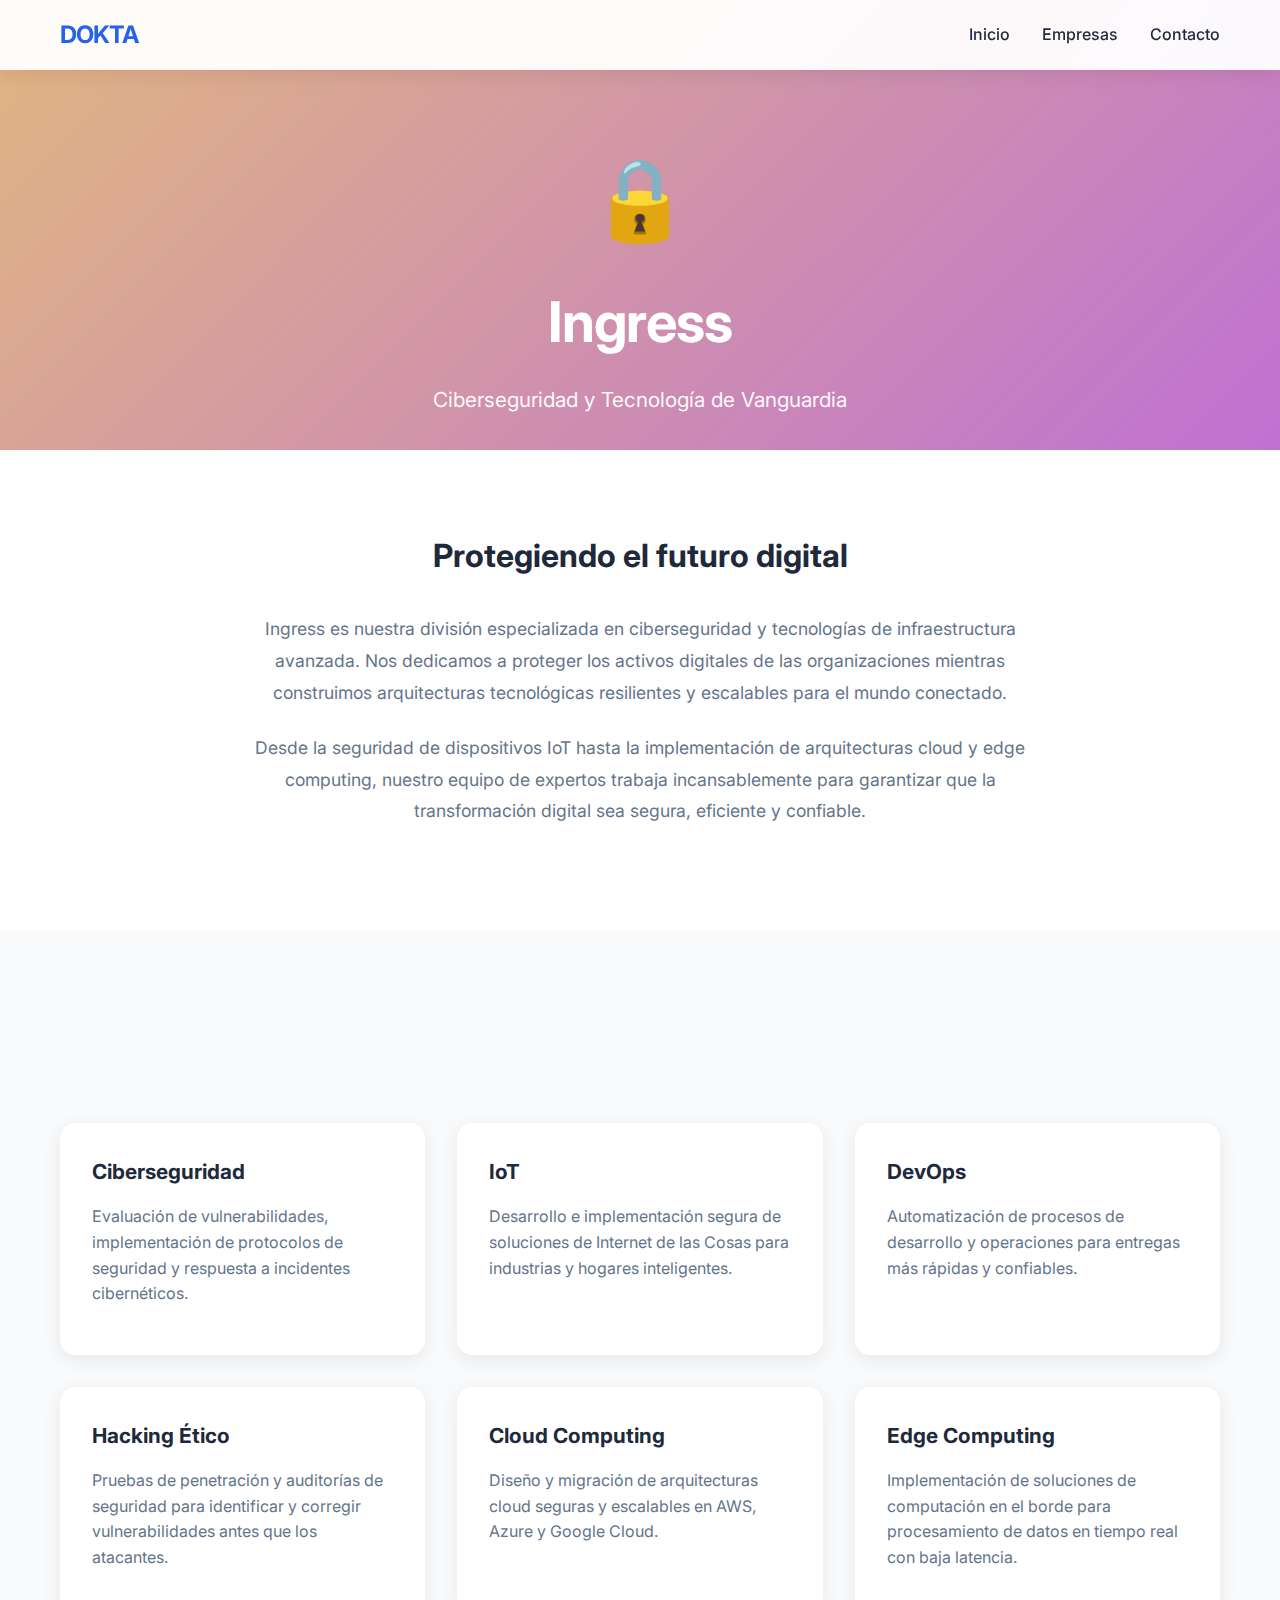
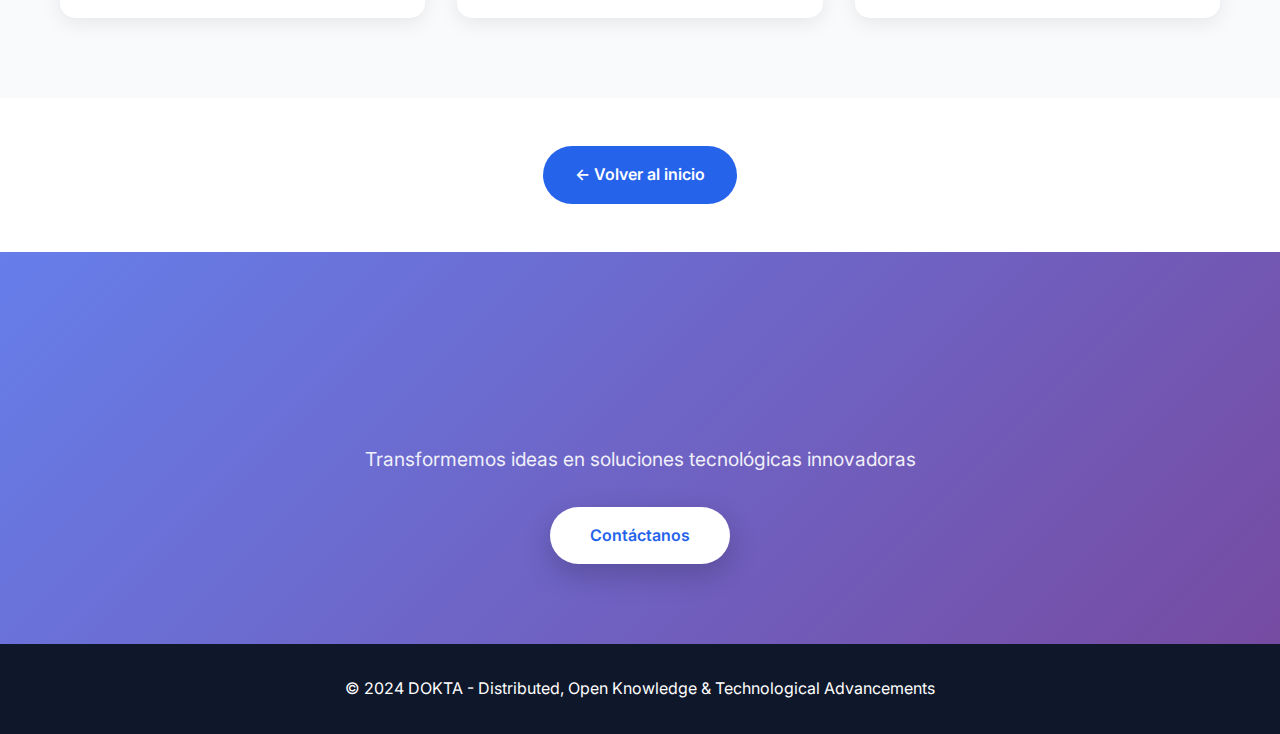
<file: ingress.html>
<!DOCTYPE html>
<html lang="es">
<head>
    <meta charset="UTF-8">
    <meta name="viewport" content="width=device-width, initial-scale=1.0">
    <title>Ingress - DOKTA</title>
    <link rel="stylesheet" href="styles.css">
    <link rel="stylesheet" href="company-styles.css">
    <link rel="preconnect" href="https://fonts.googleapis.com">
    <link rel="preconnect" href="https://fonts.gstatic.com" crossorigin>
    <link href="https://fonts.googleapis.com/css2?family=Inter:wght@300;400;600;700&display=swap" rel="stylesheet">
</head>
<body>
    <!-- Navigation -->
    <nav class="navbar">
        <div class="container">
            <div class="nav-brand">DOKTA</div>
            <ul class="nav-menu">
                <li><a href="index.html" class="nav-link">Inicio</a></li>
                <li><a href="index.html#subsidiaries" class="nav-link">Empresas</a></li>
                <li><a href="#contact" class="nav-link">Contacto</a></li>
            </ul>
            <div class="hamburger">
                <span></span>
                <span></span>
                <span></span>
            </div>
        </div>
    </nav>

    <!-- Company Header -->
    <section class="company-hero ingress-bg">
        <div class="company-hero-content">
            <div class="company-icon-large">🔒</div>
            <h1 class="company-title">Ingress</h1>
            <p class="company-tagline">Ciberseguridad y Tecnología de Vanguardia</p>
        </div>
    </section>

    <!-- Company Description -->
    <section class="company-description">
        <div class="container">
            <div class="description-content">
                <h2>Protegiendo el futuro digital</h2>
                <p>Ingress es nuestra división especializada en ciberseguridad y tecnologías de infraestructura avanzada. Nos dedicamos a proteger los activos digitales de las organizaciones mientras construimos arquitecturas tecnológicas resilientes y escalables para el mundo conectado.</p>
                <p>Desde la seguridad de dispositivos IoT hasta la implementación de arquitecturas cloud y edge computing, nuestro equipo de expertos trabaja incansablemente para garantizar que la transformación digital sea segura, eficiente y confiable.</p>
            </div>
        </div>
    </section>

    <!-- Services Section -->
    <section class="company-services">
        <div class="container">
            <h2 class="section-title">Nuestros Servicios</h2>
            <div class="services-grid">
                <div class="service-card">
                    <h3>Ciberseguridad</h3>
                    <p>Evaluación de vulnerabilidades, implementación de protocolos de seguridad y respuesta a incidentes cibernéticos.</p>
                </div>
                <div class="service-card">
                    <h3>IoT</h3>
                    <p>Desarrollo e implementación segura de soluciones de Internet de las Cosas para industrias y hogares inteligentes.</p>
                </div>
                <div class="service-card">
                    <h3>DevOps</h3>
                    <p>Automatización de procesos de desarrollo y operaciones para entregas más rápidas y confiables.</p>
                </div>
                <div class="service-card">
                    <h3>Hacking Ético</h3>
                    <p>Pruebas de penetración y auditorías de seguridad para identificar y corregir vulnerabilidades antes que los atacantes.</p>
                </div>
                <div class="service-card">
                    <h3>Cloud Computing</h3>
                    <p>Diseño y migración de arquitecturas cloud seguras y escalables en AWS, Azure y Google Cloud.</p>
                </div>
                <div class="service-card">
                    <h3>Edge Computing</h3>
                    <p>Implementación de soluciones de computación en el borde para procesamiento de datos en tiempo real con baja latencia.</p>
                </div>
            </div>
        </div>
    </section>

    <!-- Back Button -->
    <section class="back-section">
        <div class="container">
            <a href="index.html" class="back-button">← Volver al inicio</a>
        </div>
    </section>

    <!-- Contact Section -->
    <section id="contact" class="contact">
        <div class="container">
            <h2 class="section-title">Construyamos el futuro juntos</h2>
            <p class="contact-description">Transformemos ideas en soluciones tecnológicas innovadoras</p>
            <a href="mailto:contact@dokta.com" class="cta-button">Contáctanos</a>
        </div>
    </section>

    <!-- Footer -->
    <footer class="footer">
        <div class="container">
            <p>&copy; 2024 DOKTA - Distributed, Open Knowledge & Technological Advancements</p>
        </div>
    </footer>

    <script src="script.js"></script>
</body>
</html>
</file>
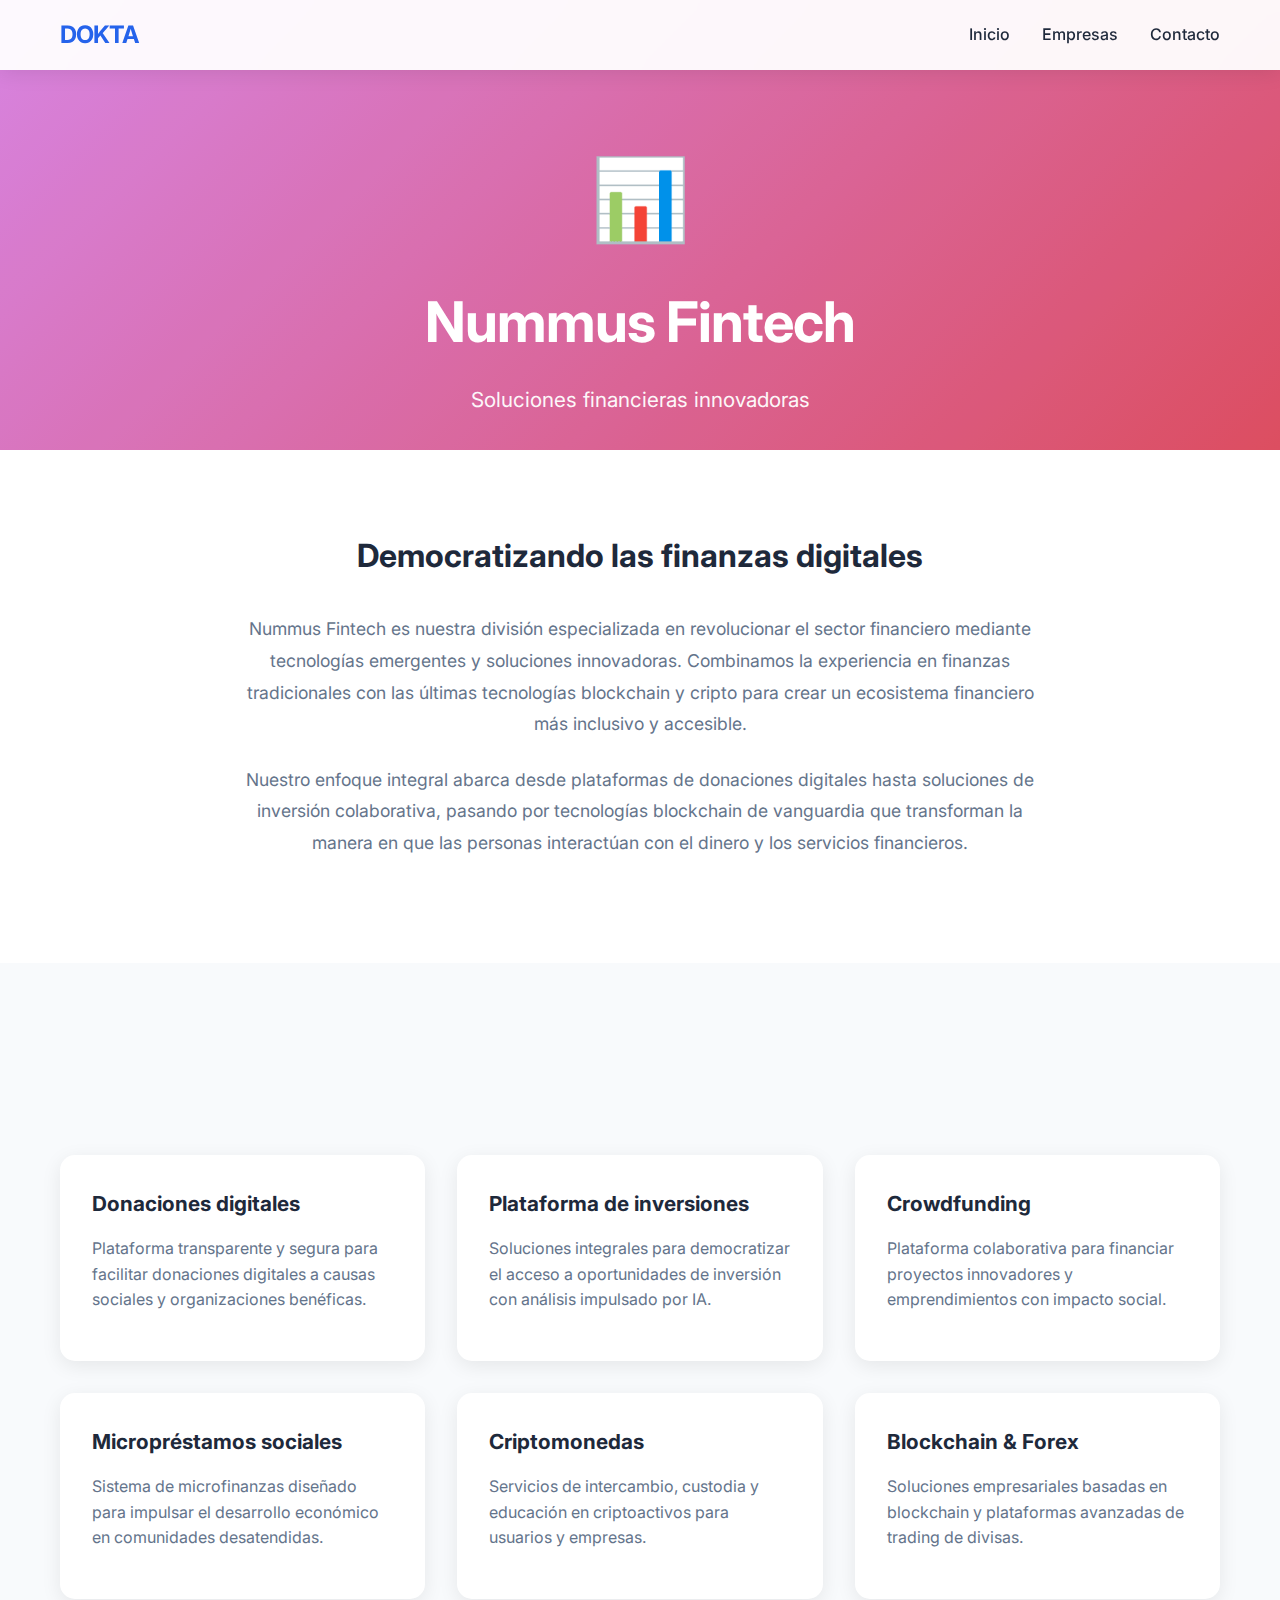
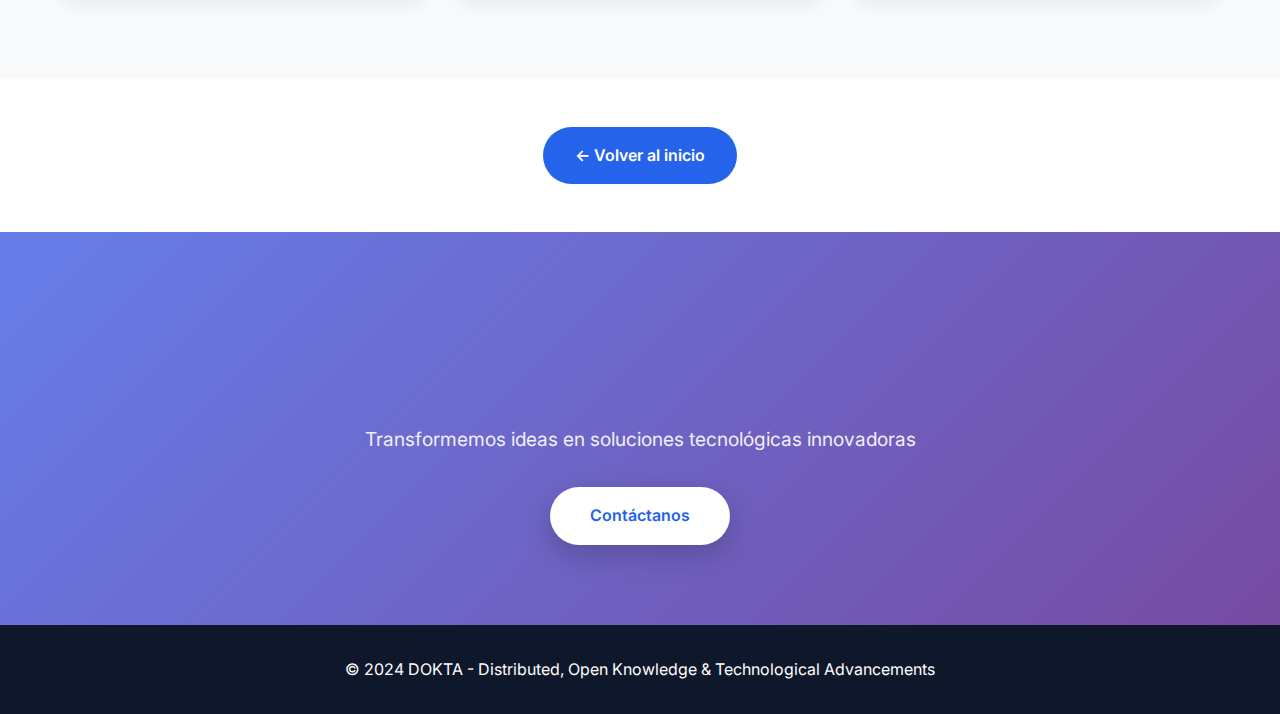
<file: nummus.html>
<!DOCTYPE html>
<html lang="es">
<head>
    <meta charset="UTF-8">
    <meta name="viewport" content="width=device-width, initial-scale=1.0">
    <title>Nummus Fintech - DOKTA</title>
    <link rel="stylesheet" href="styles.css">
    <link rel="stylesheet" href="company-styles.css">
    <link rel="preconnect" href="https://fonts.googleapis.com">
    <link rel="preconnect" href="https://fonts.gstatic.com" crossorigin>
    <link href="https://fonts.googleapis.com/css2?family=Inter:wght@300;400;600;700&display=swap" rel="stylesheet">
</head>
<body>
    <!-- Navigation -->
    <nav class="navbar">
        <div class="container">
            <div class="nav-brand">DOKTA</div>
            <ul class="nav-menu">
                <li><a href="index.html" class="nav-link">Inicio</a></li>
                <li><a href="index.html#subsidiaries" class="nav-link">Empresas</a></li>
                <li><a href="#contact" class="nav-link">Contacto</a></li>
            </ul>
            <div class="hamburger">
                <span></span>
                <span></span>
                <span></span>
            </div>
        </div>
    </nav>

    <!-- Company Header -->
    <section class="company-hero nummus-bg">
        <div class="company-hero-content">
            <div class="company-icon-large">📊</div>
            <h1 class="company-title">Nummus Fintech</h1>
            <p class="company-tagline">Soluciones financieras innovadoras</p>
        </div>
    </section>

    <!-- Company Description -->
    <section class="company-description">
        <div class="container">
            <div class="description-content">
                <h2>Democratizando las finanzas digitales</h2>
                <p>Nummus Fintech es nuestra división especializada en revolucionar el sector financiero mediante tecnologías emergentes y soluciones innovadoras. Combinamos la experiencia en finanzas tradicionales con las últimas tecnologías blockchain y cripto para crear un ecosistema financiero más inclusivo y accesible.</p>
                <p>Nuestro enfoque integral abarca desde plataformas de donaciones digitales hasta soluciones de inversión colaborativa, pasando por tecnologías blockchain de vanguardia que transforman la manera en que las personas interactúan con el dinero y los servicios financieros.</p>
            </div>
        </div>
    </section>

    <!-- Services Section -->
    <section class="company-services">
        <div class="container">
            <h2 class="section-title">Nuestros Servicios</h2>
            <div class="services-grid">
                <div class="service-card">
                    <h3>Donaciones digitales</h3>
                    <p>Plataforma transparente y segura para facilitar donaciones digitales a causas sociales y organizaciones benéficas.</p>
                </div>
                <div class="service-card">
                    <h3>Plataforma de inversiones</h3>
                    <p>Soluciones integrales para democratizar el acceso a oportunidades de inversión con análisis impulsado por IA.</p>
                </div>
                <div class="service-card">
                    <h3>Crowdfunding</h3>
                    <p>Plataforma colaborativa para financiar proyectos innovadores y emprendimientos con impacto social.</p>
                </div>
                <div class="service-card">
                    <h3>Micropréstamos sociales</h3>
                    <p>Sistema de microfinanzas diseñado para impulsar el desarrollo económico en comunidades desatendidas.</p>
                </div>
                <div class="service-card">
                    <h3>Criptomonedas</h3>
                    <p>Servicios de intercambio, custodia y educación en criptoactivos para usuarios y empresas.</p>
                </div>
                <div class="service-card">
                    <h3>Blockchain & Forex</h3>
                    <p>Soluciones empresariales basadas en blockchain y plataformas avanzadas de trading de divisas.</p>
                </div>
            </div>
        </div>
    </section>

    <!-- Back Button -->
    <section class="back-section">
        <div class="container">
            <a href="index.html" class="back-button">← Volver al inicio</a>
        </div>
    </section>

    <!-- Contact Section -->
    <section id="contact" class="contact">
        <div class="container">
            <h2 class="section-title">Construyamos el futuro juntos</h2>
            <p class="contact-description">Transformemos ideas en soluciones tecnológicas innovadoras</p>
            <a href="mailto:contact@dokta.com" class="cta-button">Contáctanos</a>
        </div>
    </section>

    <!-- Footer -->
    <footer class="footer">
        <div class="container">
            <p>&copy; 2024 DOKTA - Distributed, Open Knowledge & Technological Advancements</p>
        </div>
    </footer>

    <script src="script.js"></script>
</body>
</html>
</file>
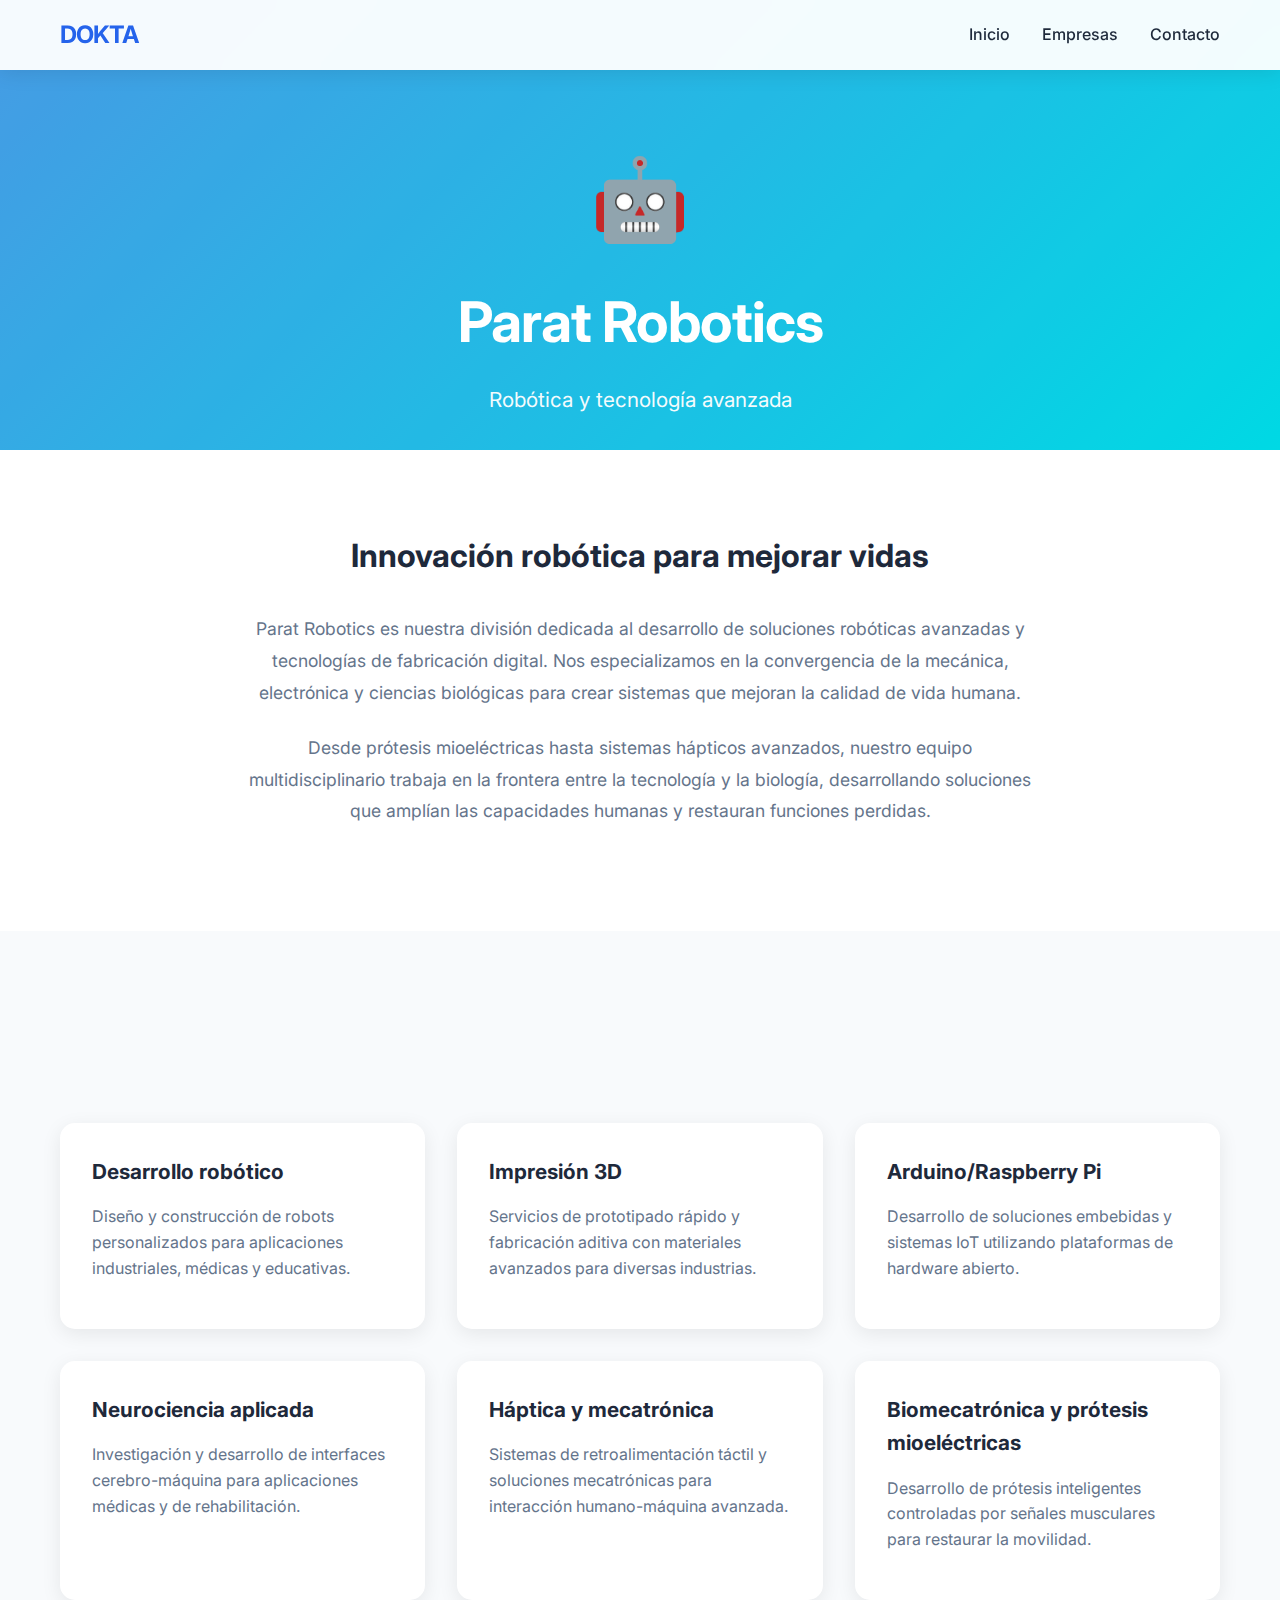
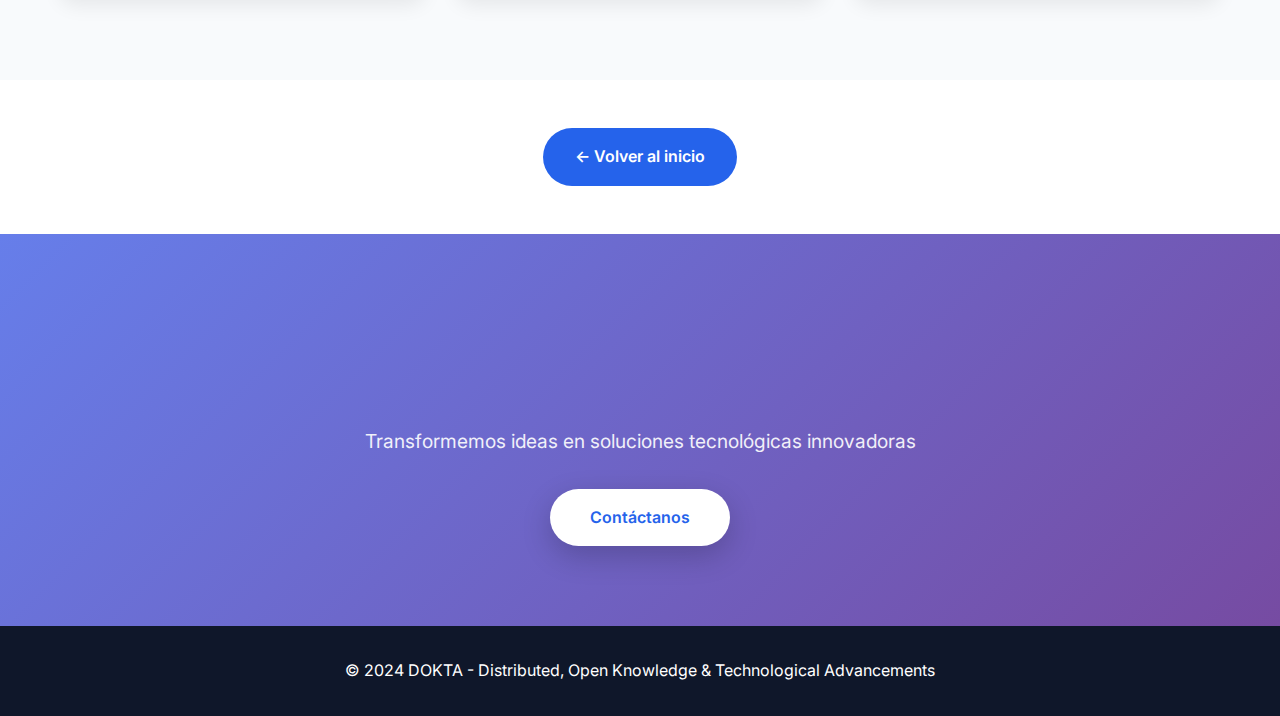
<file: parat.html>
<!DOCTYPE html>
<html lang="es">
<head>
    <meta charset="UTF-8">
    <meta name="viewport" content="width=device-width, initial-scale=1.0">
    <title>Parat Robotics - DOKTA</title>
    <link rel="stylesheet" href="styles.css">
    <link rel="stylesheet" href="company-styles.css">
    <link rel="preconnect" href="https://fonts.googleapis.com">
    <link rel="preconnect" href="https://fonts.gstatic.com" crossorigin>
    <link href="https://fonts.googleapis.com/css2?family=Inter:wght@300;400;600;700&display=swap" rel="stylesheet">
</head>
<body>
    <!-- Navigation -->
    <nav class="navbar">
        <div class="container">
            <div class="nav-brand">DOKTA</div>
            <ul class="nav-menu">
                <li><a href="index.html" class="nav-link">Inicio</a></li>
                <li><a href="index.html#subsidiaries" class="nav-link">Empresas</a></li>
                <li><a href="#contact" class="nav-link">Contacto</a></li>
            </ul>
            <div class="hamburger">
                <span></span>
                <span></span>
                <span></span>
            </div>
        </div>
    </nav>

    <!-- Company Header -->
    <section class="company-hero parat-bg">
        <div class="company-hero-content">
            <div class="company-icon-large">🤖</div>
            <h1 class="company-title">Parat Robotics</h1>
            <p class="company-tagline">Robótica y tecnología avanzada</p>
        </div>
    </section>

    <!-- Company Description -->
    <section class="company-description">
        <div class="container">
            <div class="description-content">
                <h2>Innovación robótica para mejorar vidas</h2>
                <p>Parat Robotics es nuestra división dedicada al desarrollo de soluciones robóticas avanzadas y tecnologías de fabricación digital. Nos especializamos en la convergencia de la mecánica, electrónica y ciencias biológicas para crear sistemas que mejoran la calidad de vida humana.</p>
                <p>Desde prótesis mioeléctricas hasta sistemas hápticos avanzados, nuestro equipo multidisciplinario trabaja en la frontera entre la tecnología y la biología, desarrollando soluciones que amplían las capacidades humanas y restauran funciones perdidas.</p>
            </div>
        </div>
    </section>

    <!-- Services Section -->
    <section class="company-services">
        <div class="container">
            <h2 class="section-title">Nuestros Servicios</h2>
            <div class="services-grid">
                <div class="service-card">
                    <h3>Desarrollo robótico</h3>
                    <p>Diseño y construcción de robots personalizados para aplicaciones industriales, médicas y educativas.</p>
                </div>
                <div class="service-card">
                    <h3>Impresión 3D</h3>
                    <p>Servicios de prototipado rápido y fabricación aditiva con materiales avanzados para diversas industrias.</p>
                </div>
                <div class="service-card">
                    <h3>Arduino/Raspberry Pi</h3>
                    <p>Desarrollo de soluciones embebidas y sistemas IoT utilizando plataformas de hardware abierto.</p>
                </div>
                <div class="service-card">
                    <h3>Neurociencia aplicada</h3>
                    <p>Investigación y desarrollo de interfaces cerebro-máquina para aplicaciones médicas y de rehabilitación.</p>
                </div>
                <div class="service-card">
                    <h3>Háptica y mecatrónica</h3>
                    <p>Sistemas de retroalimentación táctil y soluciones mecatrónicas para interacción humano-máquina avanzada.</p>
                </div>
                <div class="service-card">
                    <h3>Biomecatrónica y prótesis mioeléctricas</h3>
                    <p>Desarrollo de prótesis inteligentes controladas por señales musculares para restaurar la movilidad.</p>
                </div>
            </div>
        </div>
    </section>

    <!-- Back Button -->
    <section class="back-section">
        <div class="container">
            <a href="index.html" class="back-button">← Volver al inicio</a>
        </div>
    </section>

    <!-- Contact Section -->
    <section id="contact" class="contact">
        <div class="container">
            <h2 class="section-title">Construyamos el futuro juntos</h2>
            <p class="contact-description">Transformemos ideas en soluciones tecnológicas innovadoras</p>
            <a href="mailto:contact@dokta.com" class="cta-button">Contáctanos</a>
        </div>
    </section>

    <!-- Footer -->
    <footer class="footer">
        <div class="container">
            <p>&copy; 2024 DOKTA - Distributed, Open Knowledge & Technological Advancements</p>
        </div>
    </footer>

    <script src="script.js"></script>
</body>
</html>
</file>
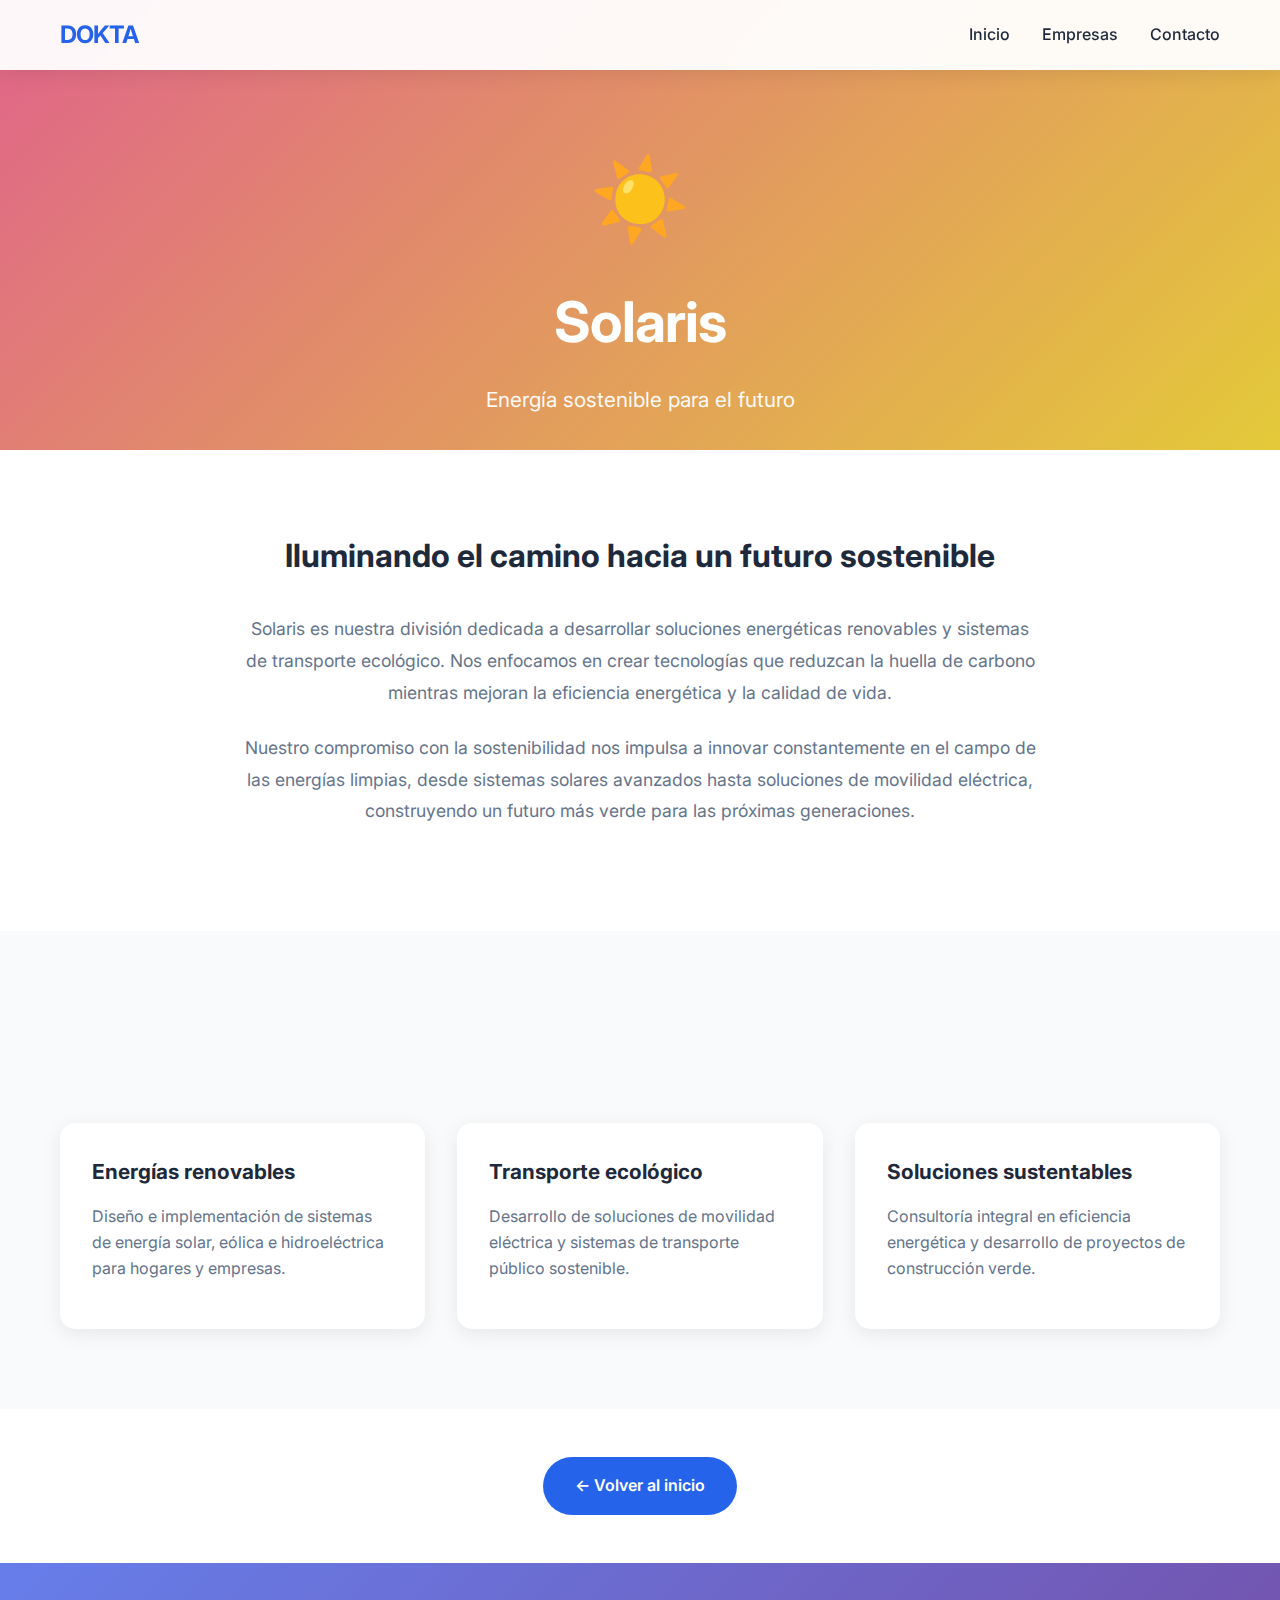
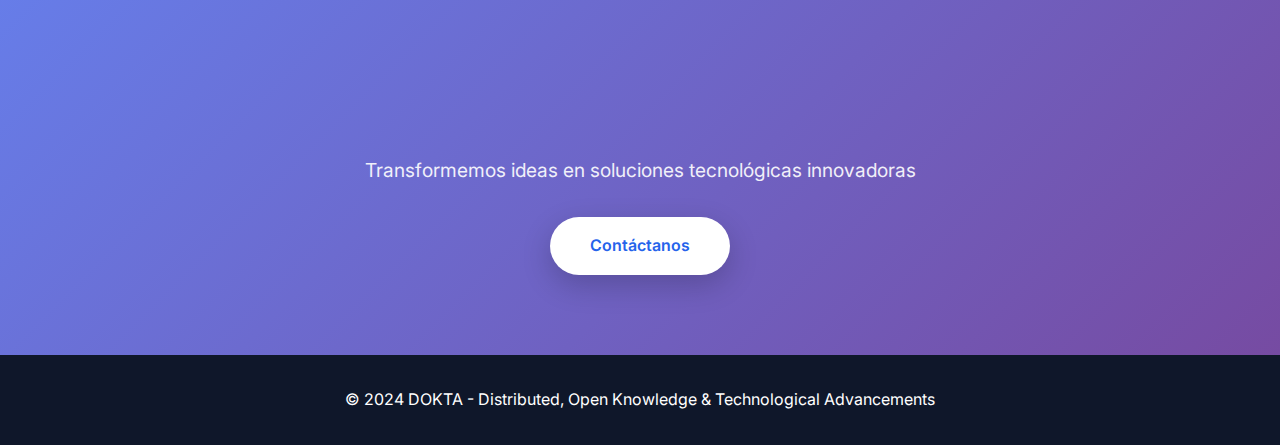
<file: solaris.html>
<!DOCTYPE html>
<html lang="es">
<head>
    <meta charset="UTF-8">
    <meta name="viewport" content="width=device-width, initial-scale=1.0">
    <title>Solaris - DOKTA</title>
    <link rel="stylesheet" href="styles.css">
    <link rel="stylesheet" href="company-styles.css">
    <link rel="preconnect" href="https://fonts.googleapis.com">
    <link rel="preconnect" href="https://fonts.gstatic.com" crossorigin>
    <link href="https://fonts.googleapis.com/css2?family=Inter:wght@300;400;600;700&display=swap" rel="stylesheet">
</head>
<body>
    <!-- Navigation -->
    <nav class="navbar">
        <div class="container">
            <div class="nav-brand">DOKTA</div>
            <ul class="nav-menu">
                <li><a href="index.html" class="nav-link">Inicio</a></li>
                <li><a href="index.html#subsidiaries" class="nav-link">Empresas</a></li>
                <li><a href="#contact" class="nav-link">Contacto</a></li>
            </ul>
            <div class="hamburger">
                <span></span>
                <span></span>
                <span></span>
            </div>
        </div>
    </nav>

    <!-- Company Header -->
    <section class="company-hero solaris-bg">
        <div class="company-hero-content">
            <div class="company-icon-large">☀️</div>
            <h1 class="company-title">Solaris</h1>
            <p class="company-tagline">Energía sostenible para el futuro</p>
        </div>
    </section>

    <!-- Company Description -->
    <section class="company-description">
        <div class="container">
            <div class="description-content">
                <h2>Iluminando el camino hacia un futuro sostenible</h2>
                <p>Solaris es nuestra división dedicada a desarrollar soluciones energéticas renovables y sistemas de transporte ecológico. Nos enfocamos en crear tecnologías que reduzcan la huella de carbono mientras mejoran la eficiencia energética y la calidad de vida.</p>
                <p>Nuestro compromiso con la sostenibilidad nos impulsa a innovar constantemente en el campo de las energías limpias, desde sistemas solares avanzados hasta soluciones de movilidad eléctrica, construyendo un futuro más verde para las próximas generaciones.</p>
            </div>
        </div>
    </section>

    <!-- Services Section -->
    <section class="company-services">
        <div class="container">
            <h2 class="section-title">Nuestros Servicios</h2>
            <div class="services-grid">
                <div class="service-card">
                    <h3>Energías renovables</h3>
                    <p>Diseño e implementación de sistemas de energía solar, eólica e hidroeléctrica para hogares y empresas.</p>
                </div>
                <div class="service-card">
                    <h3>Transporte ecológico</h3>
                    <p>Desarrollo de soluciones de movilidad eléctrica y sistemas de transporte público sostenible.</p>
                </div>
                <div class="service-card">
                    <h3>Soluciones sustentables</h3>
                    <p>Consultoría integral en eficiencia energética y desarrollo de proyectos de construcción verde.</p>
                </div>
            </div>
        </div>
    </section>

    <!-- Back Button -->
    <section class="back-section">
        <div class="container">
            <a href="index.html" class="back-button">← Volver al inicio</a>
        </div>
    </section>

    <!-- Contact Section -->
    <section id="contact" class="contact">
        <div class="container">
            <h2 class="section-title">Construyamos el futuro juntos</h2>
            <p class="contact-description">Transformemos ideas en soluciones tecnológicas innovadoras</p>
            <a href="mailto:contact@dokta.com" class="cta-button">Contáctanos</a>
        </div>
    </section>

    <!-- Footer -->
    <footer class="footer">
        <div class="container">
            <p>&copy; 2024 DOKTA - Distributed, Open Knowledge & Technological Advancements</p>
        </div>
    </footer>

    <script src="script.js"></script>
</body>
</html>
</file>
<file: styles.css>
:root {
    --primary-color: #2563eb;
    --secondary-color: #1e40af;
    --accent-color: #3b82f6;
    --dark-bg: #0f172a;
    --light-bg: #f8fafc;
    --text-dark: #1e293b;
    --text-light: #64748b;
    --card-bg: #ffffff;
    --gradient-1: linear-gradient(135deg, #667eea 0%, #764ba2 100%);
    --gradient-2: linear-gradient(135deg, #f093fb 0%, #f5576c 100%);
    --gradient-3: linear-gradient(135deg, #4facfe 0%, #00f2fe 100%);
}

* {
    margin: 0;
    padding: 0;
    box-sizing: border-box;
}

body {
    font-family: 'Inter', sans-serif;
    line-height: 1.6;
    color: var(--text-dark);
    overflow-x: hidden;
}

.container {
    max-width: 1200px;
    margin: 0 auto;
    padding: 0 20px;
}

/* Navigation */
.navbar {
    position: fixed;
    top: 0;
    width: 100%;
    background: rgba(255, 255, 255, 0.95);
    backdrop-filter: blur(10px);
    box-shadow: 0 2px 20px rgba(0, 0, 0, 0.1);
    z-index: 1000;
    transition: all 0.3s ease;
}

.navbar .container {
    display: flex;
    justify-content: space-between;
    align-items: center;
    padding: 1rem 20px;
}

.nav-brand {
    font-size: 1.5rem;
    font-weight: 700;
    color: var(--primary-color);
    letter-spacing: -1px;
}

.nav-menu {
    display: flex;
    list-style: none;
    gap: 2rem;
}

.nav-link {
    text-decoration: none;
    color: var(--text-dark);
    font-weight: 500;
    transition: color 0.3s ease;
    position: relative;
}

.nav-link::after {
    content: '';
    position: absolute;
    bottom: -5px;
    left: 0;
    width: 0;
    height: 2px;
    background: var(--accent-color);
    transition: width 0.3s ease;
}

.nav-link:hover::after {
    width: 100%;
}

.hamburger {
    display: none;
    flex-direction: column;
    cursor: pointer;
}

.hamburger span {
    width: 25px;
    height: 3px;
    background: var(--text-dark);
    margin: 3px 0;
    transition: 0.3s;
}

/* Hero Section */
.hero {
    min-height: 100vh;
    display: flex;
    align-items: center;
    justify-content: center;
    position: relative;
    background: linear-gradient(135deg, #667eea 0%, #764ba2 100%);
    overflow: hidden;
}

.hero-content {
    text-align: center;
    z-index: 2;
    animation: fadeInUp 1s ease;
}

.hero-title {
    font-size: 5rem;
    font-weight: 700;
    color: white;
    margin-bottom: 1rem;
    letter-spacing: -2px;
}

.hero-subtitle {
    font-size: 1.5rem;
    color: rgba(255, 255, 255, 0.9);
    margin-bottom: 0.5rem;
}

.hero-description {
    font-size: 1.2rem;
    color: rgba(255, 255, 255, 0.8);
    margin-bottom: 2rem;
}

.cta-button {
    display: inline-block;
    padding: 1rem 2.5rem;
    background: white;
    color: var(--primary-color);
    text-decoration: none;
    border-radius: 50px;
    font-weight: 600;
    transition: all 0.3s ease;
    box-shadow: 0 10px 30px rgba(0, 0, 0, 0.2);
}

.cta-button:hover {
    transform: translateY(-2px);
    box-shadow: 0 15px 40px rgba(0, 0, 0, 0.3);
}

/* Floating Shapes */
.hero-background {
    position: absolute;
    width: 100%;
    height: 100%;
    top: 0;
    left: 0;
    z-index: 1;
}

.floating-shape {
    position: absolute;
    border-radius: 50%;
    filter: blur(40px);
    opacity: 0.5;
    animation: float 20s infinite;
}

.shape-1 {
    width: 300px;
    height: 300px;
    background: rgba(255, 255, 255, 0.1);
    top: 20%;
    left: 10%;
    animation-delay: 0s;
}

.shape-2 {
    width: 200px;
    height: 200px;
    background: rgba(255, 255, 255, 0.15);
    top: 60%;
    right: 10%;
    animation-delay: 5s;
}

.shape-3 {
    width: 250px;
    height: 250px;
    background: rgba(255, 255, 255, 0.1);
    bottom: 10%;
    left: 50%;
    animation-delay: 10s;
}

/* Sections */
.section-title {
    font-size: 2.5rem;
    font-weight: 700;
    text-align: center;
    margin-bottom: 3rem;
    color: var(--text-dark);
}

/* Subsidiaries Section */
.subsidiaries {
    padding: 5rem 0;
    background: var(--light-bg);
}

.phoenic-description {
    max-width: 900px;
    margin: 0 auto 3rem;
    text-align: center;
    color: #64748b;
    font-size: 1.1rem;
    line-height: 1.8;
    padding: 0 2rem;
    font-weight: 300;
}

.cards-grid {
    display: grid;
    grid-template-columns: repeat(auto-fit, minmax(300px, 1fr));
    gap: 2rem;
    margin-bottom: 3rem;
}

.card-link {
    text-decoration: none;
    color: inherit;
    display: block;
}

.card {
    background: var(--card-bg);
    border-radius: 20px;
    padding: 2rem;
    box-shadow: 0 10px 30px rgba(0, 0, 0, 0.1);
    transition: all 0.3s ease;
    position: relative;
    overflow: hidden;
    height: 100%;
    display: flex;
    flex-direction: column;
}

.card::before {
    content: '';
    position: absolute;
    top: 0;
    left: 0;
    width: 100%;
    height: 5px;
    background: var(--gradient-1);
}

.card[data-category="fintech"]::before {
    background: var(--gradient-2);
}

.card[data-category="robotics"]::before {
    background: var(--gradient-3);
}

.card[data-category="energy"]::before {
    background: linear-gradient(135deg, #fa709a 0%, #fee140 100%);
}

.card[data-category="reality"]::before {
    background: linear-gradient(135deg, #a8edea 0%, #fed6e3 100%);
}

.card[data-category="ai"]::before {
    background: linear-gradient(135deg, #667eea 0%, #764ba2 100%);
}

.card[data-category="security"]::before {
    background: linear-gradient(135deg, #fccb90 0%, #d57eeb 100%);
}

.card[data-category="nonprofit"]::before {
    background: linear-gradient(135deg, #f093fb 0%, #f5576c 100%);
}

.card:hover {
    transform: translateY(-10px);
    box-shadow: 0 20px 40px rgba(0, 0, 0, 0.15);
}

.card-icon {
    font-size: 3rem;
    margin-bottom: 1rem;
    text-align: center;
}

.card h3 {
    font-size: 1.5rem;
    margin-bottom: 0.5rem;
    color: var(--text-dark);
    text-align: center;
}

.card-description {
    color: var(--text-light);
    margin-bottom: 1.5rem;
    text-align: center;
}

.services-list {
    list-style: none;
    text-align: center;
    flex-grow: 1;
}

.services-list li {
    padding: 0.5rem 0;
    color: var(--text-dark);
}

/* Consulting Section */
.consulting {
    padding: 5rem 0;
    background: white;
}

.consulting-grid {
    display: grid;
    grid-template-columns: repeat(auto-fit, minmax(350px, 1fr));
    gap: 2rem;
}

.consulting-card {
    background: var(--light-bg);
    border-radius: 20px;
    padding: 2.5rem;
    text-align: center;
    transition: all 0.3s ease;
}

.consulting-card:hover {
    transform: translateY(-5px);
    box-shadow: 0 10px 30px rgba(0, 0, 0, 0.1);
}

.consulting-icon {
    font-size: 3rem;
    margin-bottom: 1rem;
}

.consulting-card h3 {
    font-size: 1.5rem;
    margin-bottom: 1rem;
    color: var(--text-dark);
}

.consulting-card p {
    color: var(--text-light);
    margin-bottom: 1.5rem;
}

.tech-tags {
    display: flex;
    flex-wrap: wrap;
    gap: 0.5rem;
    justify-content: center;
}

.tag {
    background: var(--accent-color);
    color: white;
    padding: 0.3rem 1rem;
    border-radius: 20px;
    font-size: 0.85rem;
    font-weight: 500;
}

/* Contact Section */
.contact {
    padding: 5rem 0;
    background: var(--gradient-1);
    text-align: center;
    color: white;
}

.contact .section-title {
    color: white;
}

.contact-description {
    font-size: 1.2rem;
    margin-bottom: 2rem;
    opacity: 0.9;
}

/* Status Badges */
.card .coming-soon,
.card .in-production {
    display: block;
    color: white;
    padding: 0.3rem 1rem;
    border-radius: 20px;
    font-size: 0.75rem;
    font-weight: 500;
    margin: 0 auto 1rem;
    width: fit-content;
    text-align: center;
}

.card .coming-soon {
    background: var(--accent-color);
}

.card .in-production {
    background: #10b981;
}

/* Footer */
.footer {
    background: var(--dark-bg);
    color: white;
    text-align: center;
    padding: 2rem 0;
}

/* Animations */
@keyframes fadeInUp {
    from {
        opacity: 0;
        transform: translateY(30px);
    }
    to {
        opacity: 1;
        transform: translateY(0);
    }
}

@keyframes float {
    0%, 100% {
        transform: translate(0, 0) rotate(0deg);
    }
    33% {
        transform: translate(30px, -30px) rotate(120deg);
    }
    66% {
        transform: translate(-20px, 20px) rotate(240deg);
    }
}

/* Responsive Design */
@media (max-width: 768px) {
    .nav-menu {
        position: fixed;
        left: -100%;
        top: 70px;
        flex-direction: column;
        background-color: white;
        width: 100%;
        text-align: center;
        transition: 0.3s;
        box-shadow: 0 10px 27px rgba(0, 0, 0, 0.05);
        padding: 2rem 0;
    }

    .nav-menu.active {
        left: 0;
    }

    .hamburger {
        display: flex;
    }

    .hero-title {
        font-size: 3rem;
    }

    .hero-subtitle {
        font-size: 1.2rem;
    }

    .cards-grid {
        grid-template-columns: 1fr;
    }

    .consulting-grid {
        grid-template-columns: 1fr;
    }
}
</file>
<file: company-styles.css>
/* Company Pages Specific Styles */

/* Company Hero Sections */
.company-hero {
    padding-top: 100px;
    min-height: 50vh;
    display: flex;
    align-items: center;
    justify-content: center;
    text-align: center;
    color: white;
    position: relative;
    overflow: hidden;
}

.company-hero::before {
    content: '';
    position: absolute;
    top: 0;
    left: 0;
    right: 0;
    bottom: 0;
    background: rgba(0, 0, 0, 0.1);
    z-index: 1;
}

.company-hero-content {
    position: relative;
    z-index: 2;
    animation: fadeInUp 1s ease;
}

.company-icon-large {
    font-size: 5rem;
    margin-bottom: 1rem;
}

.company-title {
    font-size: 3.5rem;
    font-weight: 700;
    margin-bottom: 1rem;
    letter-spacing: -1px;
}

.company-tagline {
    font-size: 1.3rem;
    opacity: 0.95;
}

/* Background colors for each company */
.humanitas-bg {
    background: linear-gradient(135deg, #667eea 0%, #764ba2 100%);
}

.nummus-bg {
    background: linear-gradient(135deg, #f093fb 0%, #f5576c 100%);
}

.parat-bg {
    background: linear-gradient(135deg, #4facfe 0%, #00f2fe 100%);
}

.solaris-bg {
    background: linear-gradient(135deg, #fa709a 0%, #fee140 100%);
}

.auctus-bg {
    background: linear-gradient(135deg, #a8edea 0%, #fed6e3 100%);
}

.cognosis-bg {
    background: linear-gradient(135deg, #667eea 0%, #764ba2 100%);
}

.ingress-bg {
    background: linear-gradient(135deg, #fccb90 0%, #d57eeb 100%);
}

.dna-bg {
    background: linear-gradient(135deg, #f093fb 0%, #f5576c 100%);
}

/* Company Description Section */
.company-description {
    padding: 5rem 0;
    background: white;
}

.description-content {
    max-width: 800px;
    margin: 0 auto;
    text-align: center;
}

.description-content h2 {
    font-size: 2rem;
    margin-bottom: 2rem;
    color: var(--text-dark);
}

.description-content p {
    font-size: 1.1rem;
    line-height: 1.8;
    color: var(--text-light);
    margin-bottom: 1.5rem;
}

/* Services Grid */
.company-services {
    padding: 5rem 0;
    background: var(--light-bg);
}

.services-grid {
    display: grid;
    grid-template-columns: repeat(auto-fit, minmax(300px, 1fr));
    gap: 2rem;
    margin-top: 3rem;
}

.service-card {
    background: white;
    padding: 2rem;
    border-radius: 15px;
    box-shadow: 0 5px 20px rgba(0, 0, 0, 0.08);
    transition: all 0.3s ease;
    position: relative;
}

.service-card:hover {
    transform: translateY(-5px);
    box-shadow: 0 10px 30px rgba(0, 0, 0, 0.12);
}

.service-card h3 {
    font-size: 1.3rem;
    margin-bottom: 1rem;
    color: var(--text-dark);
}

.service-card p {
    color: var(--text-light);
    line-height: 1.6;
    margin-bottom: 1rem;
}

.service-card.has-link {
    padding-bottom: 3.5rem;
}

.service-link {
    position: absolute;
    bottom: 1.5rem;
    left: 2rem;
    color: var(--accent-color);
    text-decoration: none;
    font-weight: 600;
    transition: all 0.3s ease;
}

.service-link:hover {
    transform: translateX(5px);
}

/* Back Button Section */
.back-section {
    padding: 3rem 0;
    background: white;
    text-align: center;
}

.back-button {
    display: inline-block;
    padding: 1rem 2rem;
    background: var(--primary-color);
    color: white;
    text-decoration: none;
    border-radius: 50px;
    font-weight: 600;
    transition: all 0.3s ease;
}

.back-button:hover {
    background: var(--secondary-color);
    transform: translateY(-2px);
    box-shadow: 0 10px 20px rgba(0, 0, 0, 0.1);
}

/* Responsive */
@media (max-width: 768px) {
    .company-title {
        font-size: 2.5rem;
    }
    
    .company-tagline {
        font-size: 1.1rem;
    }
    
    .services-grid {
        grid-template-columns: 1fr;
    }
}
</file>
